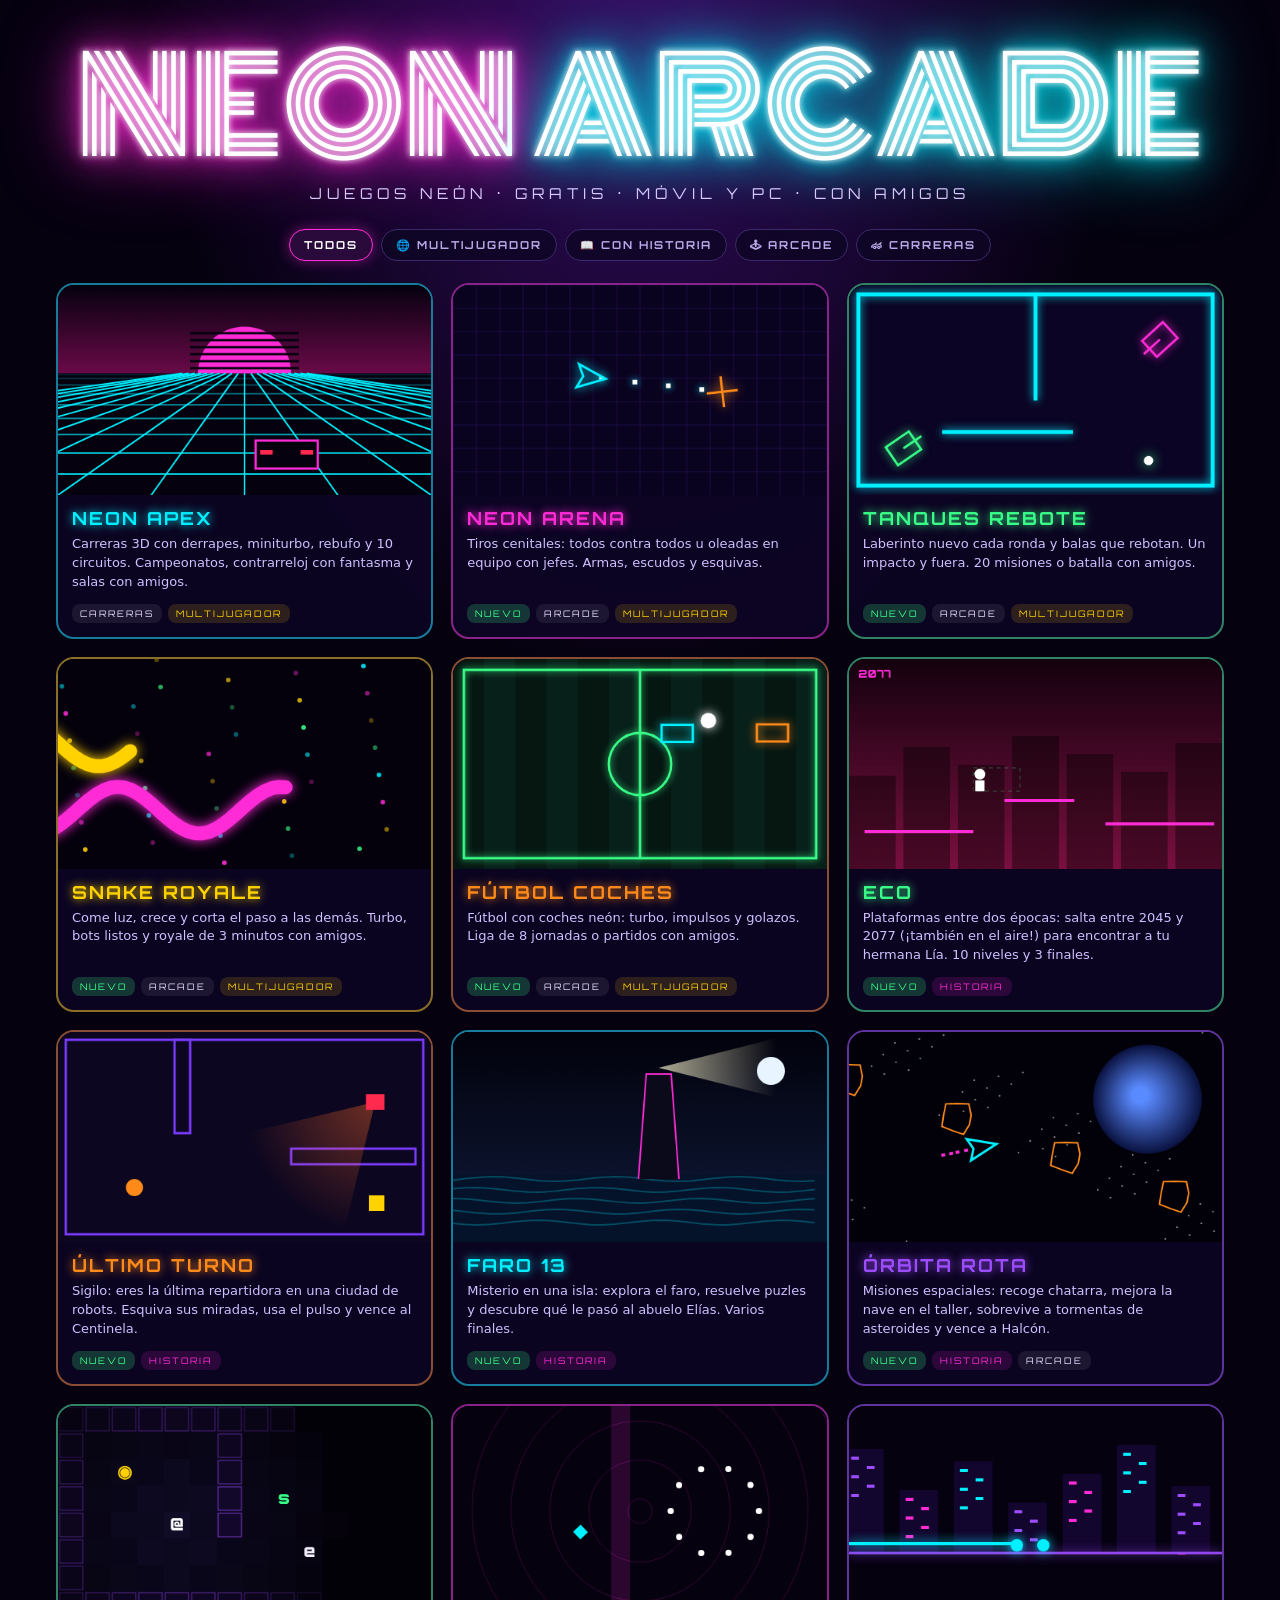
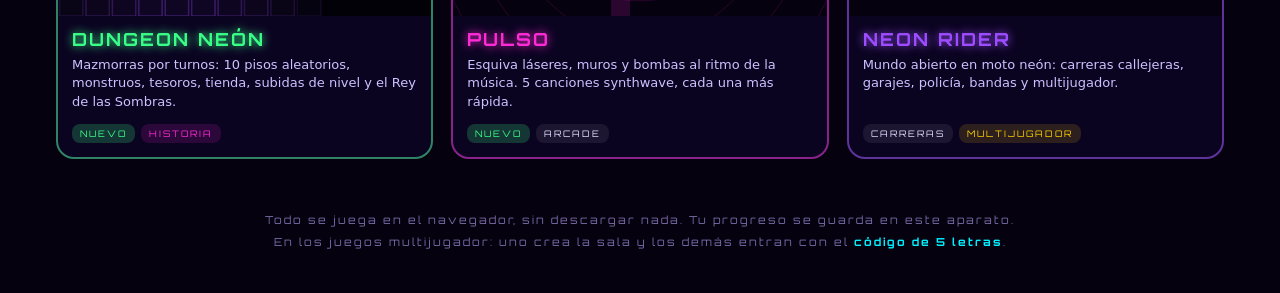
<file: index.html>
<!doctype html>
<html lang="es">
<head>
<meta charset="utf-8">
<meta name="viewport" content="width=device-width,initial-scale=1,viewport-fit=cover">
<title>Neon Arcade — juegos neón gratis en el navegador</title>
<meta name="description" content="Neon Arcade: 12 juegos neón gratis en el navegador y el móvil. Carreras 3D, tiros, tanques, serpientes, fútbol con coches, plataformas, sigilo, misterio, naves, mazmorras y ritmo. Multijugador con amigos por código.">
<meta name="google-site-verification" content="5nXPfou9Nh5STG5obQ0k2jdk1NsMcyLxKBhxOC6qWwE" />
<link rel="canonical" href="https://entrena-casa.github.io/neon-apex/">
<meta property="og:title" content="Neon Arcade — juegos neón gratis">
<meta property="og:description" content="Carreras, tiros, tanques, serpientes, fútbol con coches y aventuras. Solo o con amigos, en el móvil y el PC.">
<meta property="og:type" content="website">
<link rel="preconnect" href="https://fonts.googleapis.com">
<link href="https://fonts.googleapis.com/css2?family=Monoton&family=Orbitron:wght@500;700;900&display=swap" rel="stylesheet">
<link rel="stylesheet" href="comun/neon.css">
<style>
  html,body{overflow:auto;touch-action:auto;height:auto;min-height:100%}
  body{background:radial-gradient(ellipse at 50% -10%,#3a0d6a 0%,#05010f 55%) fixed,#05010f}
  #bg{position:fixed;inset:0;z-index:-1;width:100%;height:100%}
  header{text-align:center;padding:42px 16px 8px}
  .title{font-size:clamp(46px,12vw,130px)}
  .sub{margin:12px 0 18px}
  .chips{display:flex;gap:8px;justify-content:center;flex-wrap:wrap;margin:0 16px 22px}
  .chip{font-size:11px;letter-spacing:2px;padding:8px 14px;border-radius:20px;border:1.5px solid #3b2a6a;background:#0d0524cc;color:var(--dim);font-weight:700}
  .chip.on{border-color:var(--pink);color:#fff;box-shadow:0 0 14px #ff2bd666;background:#2a0a3a}
  main{display:grid;grid-template-columns:repeat(auto-fill,minmax(280px,1fr));gap:18px;width:min(1200px,100%);margin:0 auto;padding:0 16px 40px}
  .card{position:relative;display:flex;flex-direction:column;border-radius:18px;overflow:hidden;background:var(--panel);border:2px solid color-mix(in srgb,var(--c) 45%,#2a1d4a);text-decoration:none;color:#fff;transition:transform .18s,box-shadow .18s;box-shadow:0 0 0 transparent}
  .card:hover,.card:focus-visible{transform:translateY(-4px) scale(1.01);box-shadow:0 0 30px color-mix(in srgb,var(--c) 60%,transparent);outline:none;border-color:var(--c)}
  .card canvas{width:100%;aspect-ratio:16/9;display:block;background:#05010f}
  .card .info{padding:12px 14px 14px;display:flex;flex-direction:column;gap:6px;flex:1}
  .card h2{font-size:18px;letter-spacing:2px;color:var(--c);text-shadow:0 0 10px var(--c)}
  .card p{font-family:system-ui,sans-serif;font-size:13px;color:#cfc0ff;line-height:1.45}
  .tags{display:flex;gap:6px;flex-wrap:wrap;margin-top:auto;padding-top:6px}
  .tag{font-size:9px;letter-spacing:2px;padding:4px 8px;border-radius:8px;background:#ffffff12;color:#e8dcff}
  .tag.mp{background:#ffd20022;color:var(--gold)}.tag.st{background:#ff2bd622;color:var(--pink)}.tag.new{background:#39ff8833;color:var(--green)}
  .rec{position:absolute;top:10px;right:10px;font-size:10px;letter-spacing:1px;padding:5px 9px;border-radius:10px;background:#05010fcc;color:var(--gold);border:1px solid #ffd20055}
  .play{position:absolute;left:50%;top:calc(28%);transform:translate(-50%,-50%) scale(.8);opacity:0;transition:.2s;font-size:14px;letter-spacing:3px;padding:10px 20px;border-radius:12px;background:#05010fcc;border:2px solid var(--c);box-shadow:0 0 18px var(--c)}
  .card:hover .play{opacity:1;transform:translate(-50%,-50%) scale(1)}
  footer{text-align:center;font-size:11px;letter-spacing:2px;color:#7a6aa8;padding:10px 16px 40px;line-height:2}
  footer b{color:var(--cyan)}
  .soon{opacity:.55;pointer-events:none}
</style>
</head>
<body>
<canvas id="bg"></canvas>
<header>
  <h1 class="title" style="--acc:var(--pink)">NEON <span style="text-shadow:0 0 6px #fff,0 0 16px var(--cyan),0 0 40px var(--cyan),0 0 80px var(--cyan)">ARCADE</span></h1>
  <p class="sub">JUEGOS NEÓN · GRATIS · MÓVIL Y PC · CON AMIGOS</p>
</header>
<div class="chips" id="chips">
  <button class="chip on" data-f="all">TODOS</button>
  <button class="chip" data-f="mp">🌐 MULTIJUGADOR</button>
  <button class="chip" data-f="st">📖 CON HISTORIA</button>
  <button class="chip" data-f="ar">🕹 ARCADE</button>
  <button class="chip" data-f="ca">🏎 CARRERAS</button>
</div>
<main id="list"></main>
<footer>Todo se juega en el navegador, sin descargar nada. Tu progreso se guarda en este aparato.<br>En los juegos multijugador: uno crea la sala y los demás entran con el <b>código de 5 letras</b>.</footer>
<script type="module">
import { store } from './comun/lib.js';
const GAMES = [
  { id: 'apex', url: 'apex/', name: 'NEON APEX', c: '#00f0ff', tags: ['ca', 'mp'], desc: 'Carreras 3D con derrapes, miniturbo, rebufo y 10 circuitos. Campeonatos, contrarreloj con fantasma y salas con amigos.', rec: () => { try { const s = JSON.parse(localStorage.getItem('apex.save.v1') || 'null'); return s && s.credits != null ? '◆ ' + s.credits.toLocaleString('es-ES') : ''; } catch (e) { return ''; } } },
  { id: 'arena', url: 'juegos/arena/', name: 'NEON ARENA', c: '#ff2bd6', tags: ['ar', 'mp'], desc: 'Tiros cenitales: todos contra todos u oleadas en equipo con jefes. Armas, escudos y esquivas.', rec: () => { const b = store.get('arena.best', null); return b && b.wave ? 'OLEADA ' + b.wave : ''; } },
  { id: 'tanques', url: 'juegos/tanques/', name: 'TANQUES REBOTE', c: '#39ff88', tags: ['ar', 'mp'], desc: 'Laberinto nuevo cada ronda y balas que rebotan. Un impacto y fuera. 20 misiones o batalla con amigos.', rec: () => { const b = store.get('tanques.prog', null); return b && b.lvl > 1 ? 'MISIÓN ' + b.lvl : ''; } },
  { id: 'snake', url: 'juegos/snake/', name: 'SNAKE ROYALE', c: '#ffd200', tags: ['ar', 'mp'], desc: 'Come luz, crece y corta el paso a las demás. Turbo, bots listos y royale de 3 minutos con amigos.', rec: () => { const b = store.get('snake.best', null); return b && b.len ? '📏 ' + b.len : ''; } },
  { id: 'futbol', url: 'juegos/futbol/', name: 'FÚTBOL COCHES', c: '#ff8a1a', tags: ['ar', 'mp'], desc: 'Fútbol con coches neón: turbo, impulsos y golazos. Liga de 8 jornadas o partidos con amigos.', rec: () => { const b = store.get('futbol.liga', null); return b && b.cups ? '🏆 ' + b.cups : ''; } },
  { id: 'eco', url: 'juegos/eco/', name: 'ECO', c: '#39ff88', tags: ['st'], desc: 'Plataformas entre dos épocas: salta entre 2045 y 2077 (¡también en el aire!) para encontrar a tu hermana Lía. 10 niveles y 3 finales.', rec: () => { const b = store.get('eco.save', null); return b && b.done && b.done.length ? 'NIVEL ' + b.done.length + '/10' : ''; } },
  { id: 'turno', url: 'juegos/turno/', name: 'ÚLTIMO TURNO', c: '#ff8a1a', tags: ['st'], desc: 'Sigilo: eres la última repartidora en una ciudad de robots. Esquiva sus miradas, usa el pulso y vence al Centinela.', rec: () => { const b = store.get('turno.save', null); return b && b.stars ? '★ ' + Object.values(b.stars).reduce((a, c) => a + c, 0) : ''; } },
  { id: 'faro', url: 'juegos/faro/', name: 'FARO 13', c: '#00f0ff', tags: ['st'], desc: 'Misterio en una isla: explora el faro, resuelve puzles y descubre qué le pasó al abuelo Elías. Varios finales.', rec: () => { const b = store.get('faro.save', null); return b && b.pages && b.pages.length ? '📜 ' + b.pages.length + '/5' : ''; } },
  { id: 'orbita', url: 'juegos/orbita/', name: 'ÓRBITA ROTA', c: '#9d4dff', tags: ['st', 'ar'], desc: 'Misiones espaciales: recoge chatarra, mejora la nave en el taller, sobrevive a tormentas de asteroides y vence a Halcón.', rec: () => { const b = store.get('orbita.save', null); return b && b.unlocked > 1 ? 'MISIÓN ' + Math.min(6, b.unlocked) : ''; } },
  { id: 'dungeon', url: 'juegos/dungeon/', name: 'DUNGEON NEÓN', c: '#39ff88', tags: ['st'], desc: 'Mazmorras por turnos: 10 pisos aleatorios, monstruos, tesoros, tienda, subidas de nivel y el Rey de las Sombras.', rec: () => { const b = store.get('dungeon.best', null); return b && b.floor ? 'PISO ' + b.floor : ''; } },
  { id: 'pulso', url: 'juegos/pulso/', name: 'PULSO', c: '#ff2bd6', tags: ['ar'], desc: 'Esquiva láseres, muros y bombas al ritmo de la música. 5 canciones synthwave, cada una más rápida.', rec: () => { const b = store.get('pulso.save', null); return b && b.unlocked > 1 ? 'NIVEL ' + Math.min(5, b.unlocked) : ''; } },
  { id: 'rider', url: 'https://entrena-casa.github.io/neon-heist/', name: 'NEON RIDER', c: '#9d4dff', tags: ['ca', 'mp'], desc: 'Mundo abierto en moto neón: carreras callejeras, garajes, policía, bandas y multijugador.' },
];
const NEW = ['arena', 'tanques', 'snake', 'futbol', 'eco', 'turno', 'faro', 'orbita', 'dungeon', 'pulso'];
const list = document.getElementById('list');
for (const g of GAMES) {
  const a = document.createElement('a'); a.className = 'card'; a.href = g.url; a.style.setProperty('--c', g.c); a.dataset.tags = g.tags.join(' ');
  const r = g.rec ? g.rec() : '';
  a.innerHTML = `<canvas width="480" height="270" data-g="${g.id}"></canvas>${r ? `<span class="rec">${r}</span>` : ''}<span class="play">▶ JUGAR</span>
    <div class="info"><h2>${g.name}</h2><p>${g.desc}</p><div class="tags">${NEW.includes(g.id) ? '<span class="tag new">NUEVO</span>' : ''}${g.tags.map(t => ({ mp: '<span class="tag mp">MULTIJUGADOR</span>', st: '<span class="tag st">HISTORIA</span>', ar: '<span class="tag">ARCADE</span>', ca: '<span class="tag">CARRERAS</span>' })[t]).join('')}</div></div>`;
  list.appendChild(a);
}
document.getElementById('chips').onclick = e => {
  const b = e.target.closest('.chip'); if (!b) return;
  document.querySelectorAll('.chip').forEach(c => c.classList.toggle('on', c === b));
  document.querySelectorAll('.card').forEach(c => c.classList.toggle('hidden', b.dataset.f !== 'all' && !c.dataset.tags.includes(b.dataset.f)));
};
// miniaturas animadas de cada juego
const P = {
  apex(g, W, H, t) { g.fillStyle = '#05010f'; g.fillRect(0, 0, W, H); const hz = H * 0.42; const sky = g.createLinearGradient(0, 0, 0, hz); sky.addColorStop(0, '#05010f'); sky.addColorStop(1, '#6a0a48'); g.fillStyle = sky; g.fillRect(0, 0, W, hz); g.fillStyle = '#ff2bd6'; g.beginPath(); g.arc(W / 2, hz, 60, Math.PI, 0); g.fill(); for (let i = 0; i < 6; i++) { g.fillStyle = '#05010f'; g.fillRect(W / 2 - 70, hz - 8 - i * 9, 140, 3); }
    g.strokeStyle = '#00f0ff'; g.lineWidth = 2; for (let i = -10; i <= 10; i++) { g.beginPath(); g.moveTo(W / 2 + i * 8, hz); g.lineTo(W / 2 + i * 120, H); g.stroke(); } for (let k = 0; k < 10; k++) { const z = ((k + t * 2) % 10) / 10, y = hz + (H - hz) * z * z; g.globalAlpha = z; g.beginPath(); g.moveTo(0, y); g.lineTo(W, y); g.stroke(); } g.globalAlpha = 1;
    const x = W / 2 + Math.sin(t * 1.3) * 60; g.fillStyle = '#05010f'; g.fillRect(x - 40, H - 70, 80, 36); g.strokeStyle = '#ff2bd6'; g.lineWidth = 3; g.strokeRect(x - 40, H - 70, 80, 36); g.fillStyle = '#ff2a4d'; g.fillRect(x - 34, H - 58, 16, 6); g.fillRect(x + 18, H - 58, 16, 6); },
  arena(g, W, H, t) { g.fillStyle = '#0a0320'; g.fillRect(0, 0, W, H); g.strokeStyle = '#1f0c48'; g.lineWidth = 1; for (let x = 0; x < W; x += 30) { g.beginPath(); g.moveTo(x, 0); g.lineTo(x, H); g.stroke(); } for (let y = 0; y < H; y += 30) { g.beginPath(); g.moveTo(0, y); g.lineTo(W, y); g.stroke(); }
    const sx = W * 0.3 + Math.sin(t) * 30, sy = H / 2 + Math.cos(t * 1.4) * 30, ex = W * 0.72, ey = H / 2 + Math.sin(t * 2) * 50; const a = Math.atan2(ey - sy, ex - sx);
    for (let i = 0; i < 4; i++) { const k = ((t * 2 + i / 4) % 1); g.fillStyle = '#fff'; g.shadowColor = '#00f0ff'; g.shadowBlur = 10; g.fillRect(sx + (ex - sx) * k - 3, sy + (ey - sy) * k - 3, 6, 6); } g.shadowBlur = 0;
    g.save(); g.translate(sx, sy); g.rotate(a); g.strokeStyle = '#00f0ff'; g.lineWidth = 3; g.shadowColor = '#00f0ff'; g.shadowBlur = 14; g.beginPath(); g.moveTo(22, 0); g.lineTo(-14, -15); g.lineTo(-7, 0); g.lineTo(-14, 15); g.closePath(); g.stroke(); g.restore();
    g.save(); g.translate(ex, ey); g.rotate(t * 5); g.strokeStyle = '#ff8a1a'; g.shadowColor = '#ff8a1a'; g.shadowBlur = 14; g.lineWidth = 3; g.beginPath(); for (let i = 0; i < 4; i++) { g.moveTo(0, 0); g.lineTo(Math.cos(i * 1.57) * 20, Math.sin(i * 1.57) * 20); } g.stroke(); g.restore(); g.shadowBlur = 0; },
  tanques(g, W, H, t) { g.fillStyle = '#0b0424'; g.fillRect(0, 0, W, H); g.strokeStyle = '#00f0ff'; g.lineWidth = 5; g.shadowColor = '#00f0ff'; g.shadowBlur = 12; g.strokeRect(12, 12, W - 24, H - 24); g.beginPath(); g.moveTo(W / 2, 12); g.lineTo(W / 2, H * 0.55); g.moveTo(W * 0.25, H * 0.7); g.lineTo(W * 0.6, H * 0.7); g.stroke(); g.shadowBlur = 0;
    let x = 60, y = 60, vx = 210, vy = 140, T = (t % 4); for (let s = 0; s < T * 60; s++) { x += vx / 60; y += vy / 60; if (x < 20 || x > W - 20) vx = -vx; if (y < 20 || y > H - 20) vy = -vy; if (Math.abs(x - W / 2) < 6 && y < H * 0.55) vx = -vx; }
    g.fillStyle = '#fff'; g.shadowColor = '#39ff88'; g.shadowBlur = 16; g.beginPath(); g.arc(x, y, 6, 0, 7); g.fill(); g.shadowBlur = 0;
    for (const [tx, ty, c, a] of [[70, H - 60, '#39ff88', -0.6], [W - 80, 70, '#ff2bd6', 2.4]]) { g.save(); g.translate(tx, ty); g.rotate(a); g.strokeStyle = c; g.shadowColor = c; g.shadowBlur = 12; g.lineWidth = 3; g.strokeRect(-18, -14, 36, 28); g.beginPath(); g.moveTo(0, 0); g.lineTo(28, 0); g.stroke(); g.restore(); } g.shadowBlur = 0; },
  snake(g, W, H, t) { g.fillStyle = '#04010c'; g.fillRect(0, 0, W, H); for (let i = 0; i < 40; i++) { const x = (i * 97) % W, y = (i * 61) % H; g.fillStyle = ['#39ff88', '#00f0ff', '#ff2bd6', '#ffd200'][i % 4]; g.globalAlpha = 0.6 + Math.sin(t * 3 + i) * 0.3; g.beginPath(); g.arc(x, y, 3, 0, 7); g.fill(); } g.globalAlpha = 1;
    for (const [c, ph, yy] of [['#ffd200', 0, 0.4], ['#ff2bd6', 2, 0.72]]) { g.lineCap = 'round'; g.lineJoin = 'round'; g.strokeStyle = c; g.lineWidth = 18; g.shadowColor = c; g.shadowBlur = 16; g.beginPath(); for (let i = 0; i < 40; i++) { const x = ((t * 60 + ph * 100) % (W + 300)) - i * 9, y = H * yy + Math.sin((x + ph * 40) * 0.03) * 30; i ? g.lineTo(x, y) : g.moveTo(x, y); } g.stroke(); } g.shadowBlur = 0; },
  futbol(g, W, H, t) { g.fillStyle = '#071a14'; g.fillRect(0, 0, W, H); for (let x = 0; x < W; x += 40) { g.fillStyle = (x / 40) % 2 ? '#08201a' : '#061712'; g.fillRect(x, 0, 40, H); } g.strokeStyle = '#39ff88'; g.lineWidth = 3; g.shadowColor = '#39ff88'; g.shadowBlur = 10; g.strokeRect(14, 14, W - 28, H - 28); g.beginPath(); g.moveTo(W / 2, 14); g.lineTo(W / 2, H - 14); g.stroke(); g.beginPath(); g.arc(W / 2, H / 2, 40, 0, 7); g.stroke(); g.shadowBlur = 0;
    const k = (t * 0.5) % 1, bx = 80 + (W - 160) * k, by = H / 2 + Math.sin(k * Math.PI * 2) * 50; g.fillStyle = '#fff'; g.shadowColor = '#fff'; g.shadowBlur = 14; g.beginPath(); g.arc(bx, by - Math.abs(Math.sin(k * 9)) * 10, 10, 0, 7); g.fill(); g.shadowBlur = 0;
    for (const [x, y, c, a] of [[bx - 40, by + 10, '#00f0ff', 0], [W - 70, H / 2 - 40, '#ff8a1a', Math.PI]]) { g.save(); g.translate(x, y); g.rotate(a); g.strokeStyle = c; g.shadowColor = c; g.shadowBlur = 12; g.lineWidth = 3; g.strokeRect(-20, -11, 40, 22); g.restore(); } g.shadowBlur = 0; },
  eco(g, W, H, t) { const past = Math.floor(t / 2) % 2; const sk = g.createLinearGradient(0, 0, 0, H); sk.addColorStop(0, past ? '#04201e' : '#14010e'); sk.addColorStop(1, past ? '#1a8a6a' : '#7a1040'); g.fillStyle = sk; g.fillRect(0, 0, W, H); const c = past ? '#39ff88' : '#ff2bd6';
    g.fillStyle = '#0006'; for (let i = 0; i < 8; i++) g.fillRect(i * 70, H - 120 - (i * 37) % 60, 60, 200); g.fillStyle = c; for (const [x, w, y] of [[20, 140, H - 50], [200, 90, H - 90], [330, 140, H - 60]]) { g.fillRect(x, y, w, 4); } g.strokeStyle = past ? '#ff2bd655' : '#39ff8855'; g.setLineDash([5, 5]); g.strokeRect(160, H - 130, 60, 30); g.setLineDash([]);
    const px = 60 + ((t * 70) % 340), py = H - 70 - Math.abs(Math.sin(t * 3)) * 40; g.fillStyle = '#fff'; g.beginPath(); g.arc(px, py - 12, 7, 0, 7); g.fill(); g.fillRect(px - 6, py - 4, 12, 14); g.fillStyle = c; g.font = '900 14px Orbitron'; g.fillText(past ? '2045' : '2077', 12, 24); },
  turno(g, W, H, t) { g.fillStyle = '#0c0620'; g.fillRect(0, 0, W, H); g.strokeStyle = '#7a3aff'; g.lineWidth = 3; g.strokeRect(10, 10, W - 20, H - 20); g.strokeRect(150, 10, 20, 120); g.strokeRect(300, 150, 160, 20);
    const bx = 330 + Math.sin(t * 0.8) * 90, by = 90, a = Math.sin(t * 0.8) > 0 ? Math.PI * 0.75 : Math.PI * 0.25; const gr = g.createRadialGradient(bx, by, 0, bx, by, 170); gr.addColorStop(0, '#ff6a2a66'); gr.addColorStop(1, '#ff6a2a00'); g.fillStyle = gr; g.beginPath(); g.moveTo(bx, by); g.arc(bx, by, 170, a - 0.55, a + 0.55); g.fill(); g.fillStyle = '#ff2a4d'; g.fillRect(bx - 12, by - 10, 24, 20);
    const px = 80 + Math.sin(t * 0.5) * 30, py = 200; g.fillStyle = '#ff8a1a'; g.beginPath(); g.arc(px, py, 11, 0, 7); g.fill(); g.fillStyle = '#ffd200'; g.fillRect(W - 80, H - 60, 20, 20); },
  faro(g, W, H, t) { const sk = g.createLinearGradient(0, 0, 0, H); sk.addColorStop(0, '#02020c'); sk.addColorStop(1, '#101a3a'); g.fillStyle = sk; g.fillRect(0, 0, W, H); g.fillStyle = '#04122a'; g.fillRect(0, H * 0.68, W, H); g.strokeStyle = '#00f0ff44'; for (let k = 0; k < 5; k++) { g.beginPath(); for (let x = 0; x < W; x += 16) g.lineTo(x, H * 0.7 + k * 14 + Math.sin(x * 0.04 + t * 2 + k) * 3); g.stroke(); }
    const x = W * 0.55; g.fillStyle = '#0a0a1a'; g.beginPath(); g.moveTo(x - 26, H * 0.7); g.lineTo(x - 16, H * 0.2); g.lineTo(x + 16, H * 0.2); g.lineTo(x + 26, H * 0.7); g.fill(); g.strokeStyle = '#ff2bd6'; g.lineWidth = 2; g.stroke();
    const a = t * 0.9; g.save(); g.globalCompositeOperation = 'lighter'; const bg2 = g.createLinearGradient(x, 0, x + Math.cos(a) * 400, 0); bg2.addColorStop(0, '#fff7c0aa'); bg2.addColorStop(1, '#fff7c000'); g.fillStyle = bg2; g.beginPath(); g.moveTo(x, H * 0.17); g.lineTo(x + Math.cos(a) * 420, H * 0.17 - 40); g.lineTo(x + Math.cos(a) * 420, H * 0.17 + 40); g.fill(); g.restore(); g.fillStyle = '#e8f4ff'; g.beginPath(); g.arc(W * 0.85, 50, 18, 0, 7); g.fill(); },
  orbita(g, W, H, t) { g.fillStyle = '#02010a'; g.fillRect(0, 0, W, H); for (let i = 0; i < 60; i++) { g.fillStyle = '#fff'; g.globalAlpha = 0.5; g.fillRect((i * 97 - t * 20 * (1 + i % 3)) % W + W * (((i * 97 - t * 20 * (1 + i % 3)) % W) < 0), (i * 53) % H, 2, 2); } g.globalAlpha = 1;
    const pg = g.createRadialGradient(W * 0.78, H * 0.3, 10, W * 0.8, H * 0.32, 70); pg.addColorStop(0, '#5a8aff'); pg.addColorStop(1, '#0a1240'); g.fillStyle = pg; g.beginPath(); g.arc(W * 0.8, H * 0.32, 70, 0, 7); g.fill();
    for (let k = 0; k < 4; k++) { const x = (k * 140 + t * 30) % (W + 80) - 40, y = 60 + k * 50; g.strokeStyle = '#ff8a1a'; g.lineWidth = 2; g.beginPath(); for (let j = 0; j < 9; j++) { const a = j / 9 * 6.28 + t * 0.4; g.lineTo(x + Math.cos(a) * (18 + (j % 2) * 5), y + Math.sin(a) * (18 + (j % 2) * 5)); } g.closePath(); g.stroke(); }
    g.save(); g.translate(W * 0.35, H * 0.55); g.rotate(-0.4 + Math.sin(t) * 0.2); g.strokeStyle = '#00f0ff'; g.lineWidth = 3; g.beginPath(); g.moveTo(22, 0); g.lineTo(-14, -14); g.lineTo(-8, 0); g.lineTo(-14, 14); g.closePath(); g.stroke(); g.fillStyle = '#ff2bd6'; for (let k = 0; k < 4; k++) g.fillRect(-20 - k * 9 - Math.random() * 4, -2, 5, 4); g.restore(); },
  dungeon(g, W, H, t) { g.fillStyle = '#030108'; g.fillRect(0, 0, W, H); const T2 = 34; for (let y = 0; y < 8; y++) for (let x = 0; x < 14; x++) { const wall = x === 0 || y === 0 || x === 13 || y === 7 || (x === 6 && y < 5); const d = Math.hypot(x - 4, y - 4); if (d > 6) continue; g.globalAlpha = 1 - d / 7; g.fillStyle = wall ? '#1a0c3a' : (x + y) % 2 ? '#0e0a22' : '#100c26'; g.fillRect(x * T2, y * T2, T2, T2); if (wall) { g.strokeStyle = '#9d4dff'; g.strokeRect(x * T2 + 2, y * T2 + 2, T2 - 4, T2 - 4); } }
    g.globalAlpha = 1; g.font = '900 22px Orbitron'; g.textAlign = 'center'; g.textBaseline = 'middle'; g.fillStyle = '#fff'; g.fillText('@', 4 * T2 + 17, 4 * T2 + 17); g.fillStyle = '#39ff88'; g.fillText('s', 8 * T2 + 17 + Math.sin(t * 2) * 4, 3 * T2 + 17); g.fillStyle = '#f4efff'; g.fillText('e', 9 * T2 + 17, 5 * T2 + 17); g.fillStyle = '#ffd200'; g.fillText('◉', 2 * T2 + 17, 2 * T2 + 17); g.textAlign = 'start'; },
  pulso(g, W, H, t) { g.fillStyle = '#05010f'; g.fillRect(0, 0, W, H); const b = t * 2, p = 1 - (b % 1); g.strokeStyle = '#ff2bd633'; for (let k = 0; k < 6; k++) { g.beginPath(); g.arc(W / 2, H / 2, ((k + b * 0.5) % 6) / 6 * 300, 0, 7); g.stroke(); }
    g.save(); g.globalCompositeOperation = 'lighter'; const lx = W * (0.3 + 0.4 * ((Math.floor(b / 2) * 0.37) % 1)); g.fillStyle = '#ff2bd6'; g.globalAlpha = Math.floor(b) % 2 ? 0.6 : 0.15; g.fillRect(lx - 12, 0, 24, H); g.restore();
    for (let k = 0; k < 10; k++) { const a = k / 10 * 6.28, r = (b % 2) * 90; g.fillStyle = '#fff'; g.beginPath(); g.arc(W * 0.7 + Math.cos(a) * r, H * 0.5 + Math.sin(a) * r, 4, 0, 7); g.fill(); }
    g.fillStyle = '#00f0ff'; g.save(); g.translate(W * 0.3 + Math.sin(t * 2) * 40, H * 0.6); g.rotate(t * 3); const s = 12 + p * 4; g.fillRect(-s / 2, -s / 2, s, s); g.restore(); },
  rider(g, W, H, t) { g.fillStyle = '#05010f'; g.fillRect(0, 0, W, H); for (let i = 0; i < 9; i++) { const x = ((i * 70 - t * 80) % (W + 80) + W + 80) % (W + 80) - 40, h = 60 + (i * 37) % 90; g.fillStyle = '#12052e'; g.fillRect(x, H * 0.7 - h, 50, h); g.fillStyle = ['#ff2bd6', '#00f0ff', '#9d4dff'][i % 3]; for (let w = 0; w < 5; w++) g.fillRect(x + 8 + (w % 2) * 20, H * 0.7 - h + 10 + w * 12, 10, 4); }
    g.strokeStyle = '#9d4dff'; g.shadowColor = '#9d4dff'; g.shadowBlur = 14; g.lineWidth = 3; g.beginPath(); g.moveTo(0, H * 0.7); g.lineTo(W, H * 0.7); g.stroke(); g.strokeStyle = '#00f0ff'; g.shadowColor = '#00f0ff'; g.lineWidth = 4; g.beginPath(); g.moveTo(0, H * 0.7 - 12); g.lineTo(W * 0.45, H * 0.7 - 12); g.stroke(); g.fillStyle = '#00f0ff'; g.beginPath(); g.arc(W * 0.45, H * 0.7 - 10, 8, 0, 7); g.fill(); g.beginPath(); g.arc(W * 0.45 + 34, H * 0.7 - 10, 8, 0, 7); g.fill(); g.shadowBlur = 0; },
};
const cvs = [...document.querySelectorAll('canvas[data-g]')].map(c => ({ c, g: c.getContext('2d'), f: P[c.dataset.g] }));
const vis = new Set(); const io = new IntersectionObserver(es => es.forEach(e => e.isIntersecting ? vis.add(e.target) : vis.delete(e.target))); cvs.forEach(o => io.observe(o.c));
// fondo: rejilla synthwave
const bg = document.getElementById('bg'), bgc = bg.getContext('2d');
function frame(ms) {
  const t = ms / 1000;
  for (const o of cvs) if (vis.has(o.c) && o.f) o.f(o.g, o.c.width, o.c.height, t);
  const W = bg.width = innerWidth, H = bg.height = innerHeight, hz = H * 0.62;
  bgc.strokeStyle = '#2a0f5a'; bgc.lineWidth = 1; bgc.globalAlpha = 0.6;
  for (let i = -20; i <= 20; i++) { bgc.beginPath(); bgc.moveTo(W / 2 + i * 20, hz); bgc.lineTo(W / 2 + i * 260, H); bgc.stroke(); }
  for (let k = 0; k < 14; k++) { const z = ((k + t * 0.6) % 14) / 14, y = hz + (H - hz) * z * z; bgc.globalAlpha = z * 0.6; bgc.beginPath(); bgc.moveTo(0, y); bgc.lineTo(W, y); bgc.stroke(); }
  requestAnimationFrame(frame);
}
requestAnimationFrame(frame);
</script>
</body>
</html>
</file>
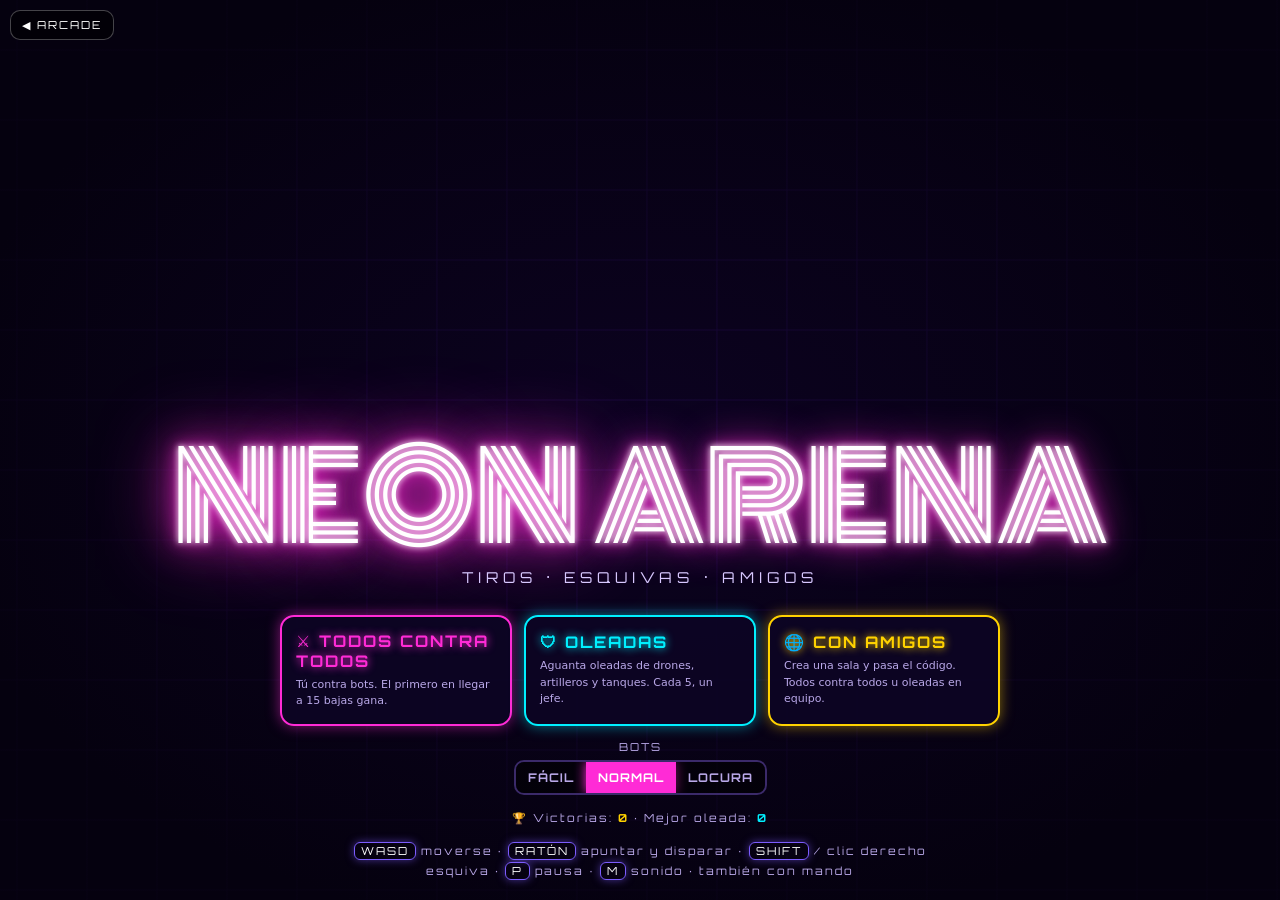
<file: juegos/arena/index.html>
<!doctype html>
<html lang="es">
<head>
<meta charset="utf-8">
<meta name="viewport" content="width=device-width,initial-scale=1,maximum-scale=1,user-scalable=no,viewport-fit=cover">
<title>Neon Arena — tiros neón multijugador</title>
<meta name="description" content="Neon Arena: tiros vista cenital con amigos o contra bots. Todos contra todos y oleadas cooperativas con jefes. Gratis en el navegador y el móvil.">
<link rel="preconnect" href="https://fonts.googleapis.com">
<link href="https://fonts.googleapis.com/css2?family=Monoton&family=Orbitron:wght@500;700;900&display=swap" rel="stylesheet">
<link rel="stylesheet" href="../../comun/neon.css">
<style>
  :root{--acc:var(--pink)}
  #hudTop{position:absolute;top:10px;left:50%;transform:translateX(-50%);text-align:center;font-size:clamp(14px,2.4vw,20px);text-shadow:0 0 10px var(--pink)}
  #hudTop small{display:block;font-size:10px;letter-spacing:3px;color:var(--dim);margin-top:2px}
  #board{position:absolute;right:12px;top:12px;font-size:11px;line-height:1.7;text-align:right;background:#05010f99;padding:6px 10px;border-radius:10px}
  #board b{display:inline-block;min-width:22px}
  #feed{position:absolute;left:12px;top:48px;font-size:11px;line-height:1.7;letter-spacing:1px}
  #hp{position:absolute;left:50%;bottom:14px;transform:translateX(-50%);width:min(320px,60vw);height:12px;border-radius:7px;border:2px solid #ffffff55;overflow:hidden;background:#0008}
  #hp i{display:block;height:100%;width:100%;background:linear-gradient(90deg,var(--red),var(--pink));box-shadow:0 0 12px var(--pink)}
  #wep{position:absolute;left:50%;bottom:32px;transform:translateX(-50%);font-size:11px;letter-spacing:3px;color:var(--gold);text-shadow:0 0 8px var(--gold)}
  .modes{display:grid;grid-template-columns:repeat(auto-fit,minmax(200px,1fr));gap:12px;width:min(720px,94vw);margin-top:6px}
  .mode{text-align:left;padding:14px;border-radius:14px;border:2px solid var(--c);background:var(--panel);color:#fff;box-shadow:0 0 14px color-mix(in srgb,var(--c) 50%,transparent)}
  .mode b{display:block;font-size:16px;letter-spacing:2px;color:var(--c);text-shadow:0 0 8px var(--c)}
  .mode span{display:block;font-size:11px;color:var(--dim);margin-top:6px;line-height:1.5;font-family:system-ui}
  .tbl{width:min(520px,94vw);border-collapse:collapse;font-size:13px;margin:10px 0;background:var(--panel);border-radius:12px;overflow:hidden}
  .tbl td{padding:7px 10px;border-bottom:1px solid #2a1d4a;text-align:left}.tbl tr.me td{color:var(--cyan)}
  @media (max-width:700px){#board{font-size:10px}#feed{display:none}}
</style>
</head>
<body>
<canvas class="game" id="c"></canvas>
<div class="hud hidden" id="hud"><div id="hudTop"></div><div id="board"></div><div id="feed"></div><div id="wep"></div><div id="hp"><i id="hpI"></i></div></div>

<div class="overlay" id="menu">
  <h1 class="title">NEON <span>ARENA</span></h1>
  <p class="sub">TIROS · ESQUIVAS · AMIGOS</p>
  <div class="modes">
    <button class="mode" style="--c:var(--pink)" id="mFFA"><b>⚔ TODOS CONTRA TODOS</b><span>Tú contra bots. El primero en llegar a 15 bajas gana.</span></button>
    <button class="mode" style="--c:var(--cyan)" id="mWaves"><b>🛡 OLEADAS</b><span>Aguanta oleadas de drones, artilleros y tanques. Cada 5, un jefe.</span></button>
    <button class="mode" style="--c:var(--gold)" id="mOnline"><b>🌐 CON AMIGOS</b><span>Crea una sala y pasa el código. Todos contra todos u oleadas en equipo.</span></button>
  </div>
  <div class="row" style="margin-top:14px"><span class="opt">BOTS<div class="seg" id="sDiff"><button data-v="0">FÁCIL</button><button data-v="1">NORMAL</button><button data-v="2">LOCURA</button></div></span></div>
  <div class="hint" id="best"></div>
  <div class="hint keysonly"><kbd>WASD</kbd> moverse · <kbd>RATÓN</kbd> apuntar y disparar · <kbd>SHIFT</kbd> / clic derecho esquiva · <kbd>P</kbd> pausa · <kbd>M</kbd> sonido · también con mando</div>
  <div class="hint touchonly">Joystick izquierdo para moverte · joystick derecho para apuntar y disparar · botón ESQUIVA</div>
</div>
<div class="overlay hidden" id="lobbyBox"></div>
<div class="overlay hidden" id="over">
  <h2 class="h" id="oTitle"></h2><div id="oSub" class="sub"></div>
  <table class="tbl" id="oTbl"></table>
  <div class="row"><button class="btn small" id="oMenu">MENÚ</button><button class="btn pink" id="oAgain">OTRA</button></div>
</div>
<div class="overlay hidden" id="pause"><h2 class="h">PAUSA</h2><div class="col"><button class="btn" id="pRes">SEGUIR</button><button class="btn small" id="pMenu">SALIR AL MENÚ</button></div></div>
<script type="module" src="game.js"></script>
</body>
</html>
</file>
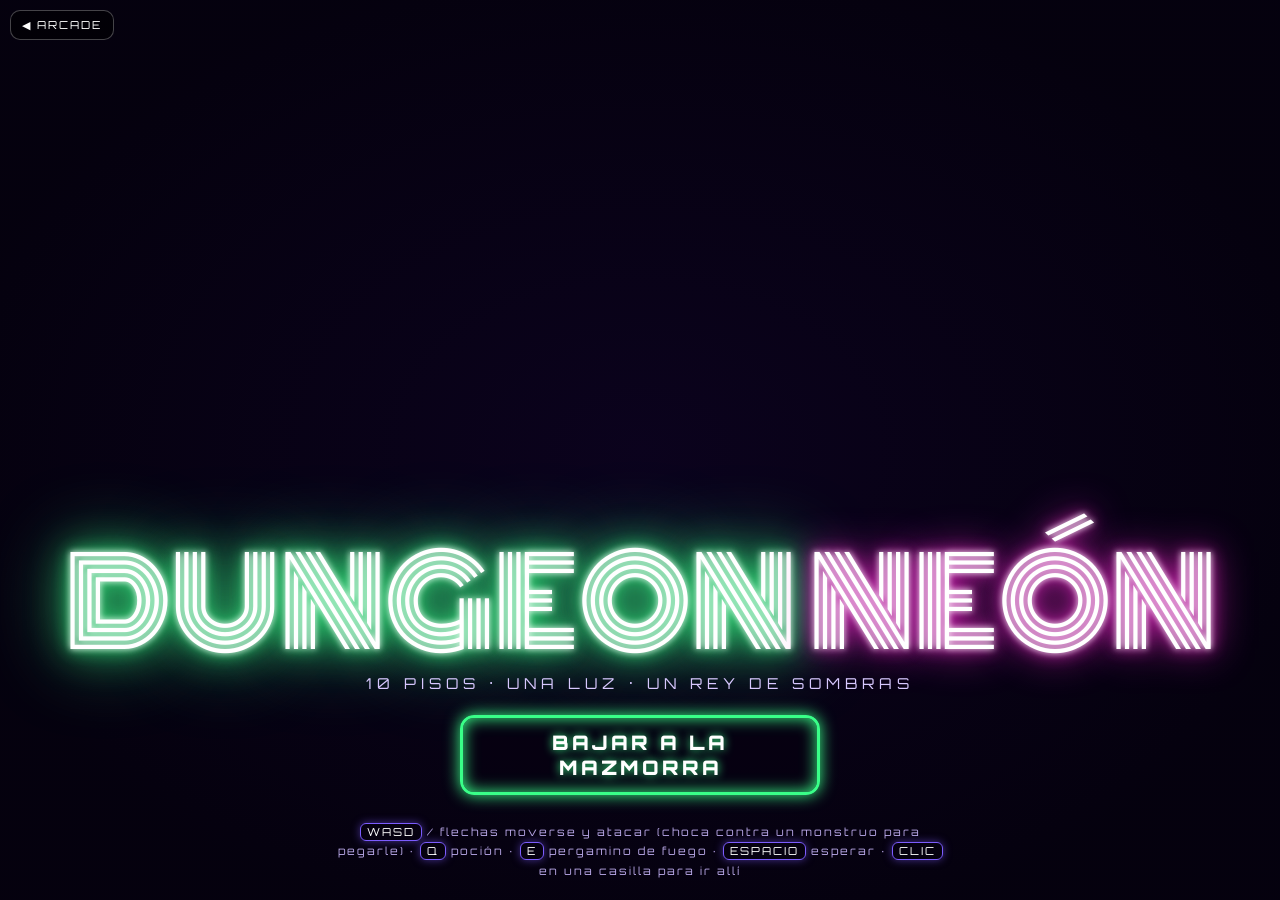
<file: juegos/dungeon/index.html>
<!doctype html>
<html lang="es">
<head>
<meta charset="utf-8">
<meta name="viewport" content="width=device-width,initial-scale=1,maximum-scale=1,user-scalable=no,viewport-fit=cover">
<title>Dungeon Neón — mazmorras por turnos</title>
<meta name="description" content="Dungeon Neón: mazmorras por turnos con historia. 10 pisos aleatorios, monstruos, tesoros, tienda y un jefe final. Gratis en el navegador y el móvil.">
<link rel="preconnect" href="https://fonts.googleapis.com">
<link href="https://fonts.googleapis.com/css2?family=Monoton&family=Orbitron:wght@500;700;900&display=swap" rel="stylesheet">
<link rel="stylesheet" href="../../comun/neon.css">
<style>
  :root{--acc:#39ff88}
  #bar{position:fixed;left:0;right:0;top:0;z-index:10;display:flex;gap:14px;justify-content:center;align-items:center;flex-wrap:wrap;padding:10px 60px 6px 110px;font-size:12px;letter-spacing:2px;pointer-events:none;text-shadow:0 0 6px #000}
  #bar b{color:#fff}
  #log{position:fixed;left:12px;bottom:12px;z-index:10;font-family:system-ui;font-size:13px;line-height:1.5;max-width:min(460px,60vw);pointer-events:none;text-shadow:0 0 4px #000}
  #log div{opacity:.9}#log div:nth-child(n+3){opacity:.5}
  #acts{position:fixed;right:12px;bottom:12px;z-index:10;display:flex;gap:8px}
  #acts button{min-width:62px;height:62px;border-radius:14px;border:2px solid #3b2a6a;background:#0d0524dd;color:#fff;font-size:22px;position:relative}
  #acts button small{position:absolute;left:0;right:0;bottom:3px;font-size:8px;letter-spacing:1px;font-family:Orbitron}
  #acts button:disabled{opacity:.35}
</style>
</head>
<body>
<canvas class="game" id="c"></canvas>
<div id="bar" class="hidden"></div><div id="log" class="hidden"></div>
<div id="acts" class="hidden"><button id="aPot">🧪<small id="nPot">0</small></button><button id="aScr">📜<small id="nScr">0</small></button><button id="aWait">⏳<small>ESPERAR</small></button></div>
<div class="overlay" id="menu">
  <h1 class="title" style="--acc:#39ff88">DUNGEON <span>NEÓN</span></h1>
  <p class="sub">10 PISOS · UNA LUZ · UN REY DE SOMBRAS</p>
  <div class="col"><button class="btn green" id="bPlay">BAJAR A LA MAZMORRA</button></div>
  <div class="hint" id="best"></div>
  <div class="hint keysonly"><kbd>WASD</kbd> / flechas moverse y atacar (choca contra un monstruo para pegarle) · <kbd>Q</kbd> poción · <kbd>E</kbd> pergamino de fuego · <kbd>ESPACIO</kbd> esperar · <kbd>CLIC</kbd> en una casilla para ir allí</div>
  <div class="hint touchonly">Toca una casilla para ir allí · toca un monstruo pegado a ti para atacar · 🧪 poción · 📜 fuego · ⏳ esperar</div>
</div>
<div class="overlay hidden" id="over"><h2 class="h" id="oTitle"></h2><p class="sub" id="oSub" style="max-width:620px;line-height:1.8;letter-spacing:1px;font-family:system-ui"></p><div class="row"><button class="btn small" id="oMenu">MENÚ</button><button class="btn green" id="oAgain">OTRA VEZ</button></div></div>
<script type="module" src="game.js"></script>
</body>
</html>
</file>
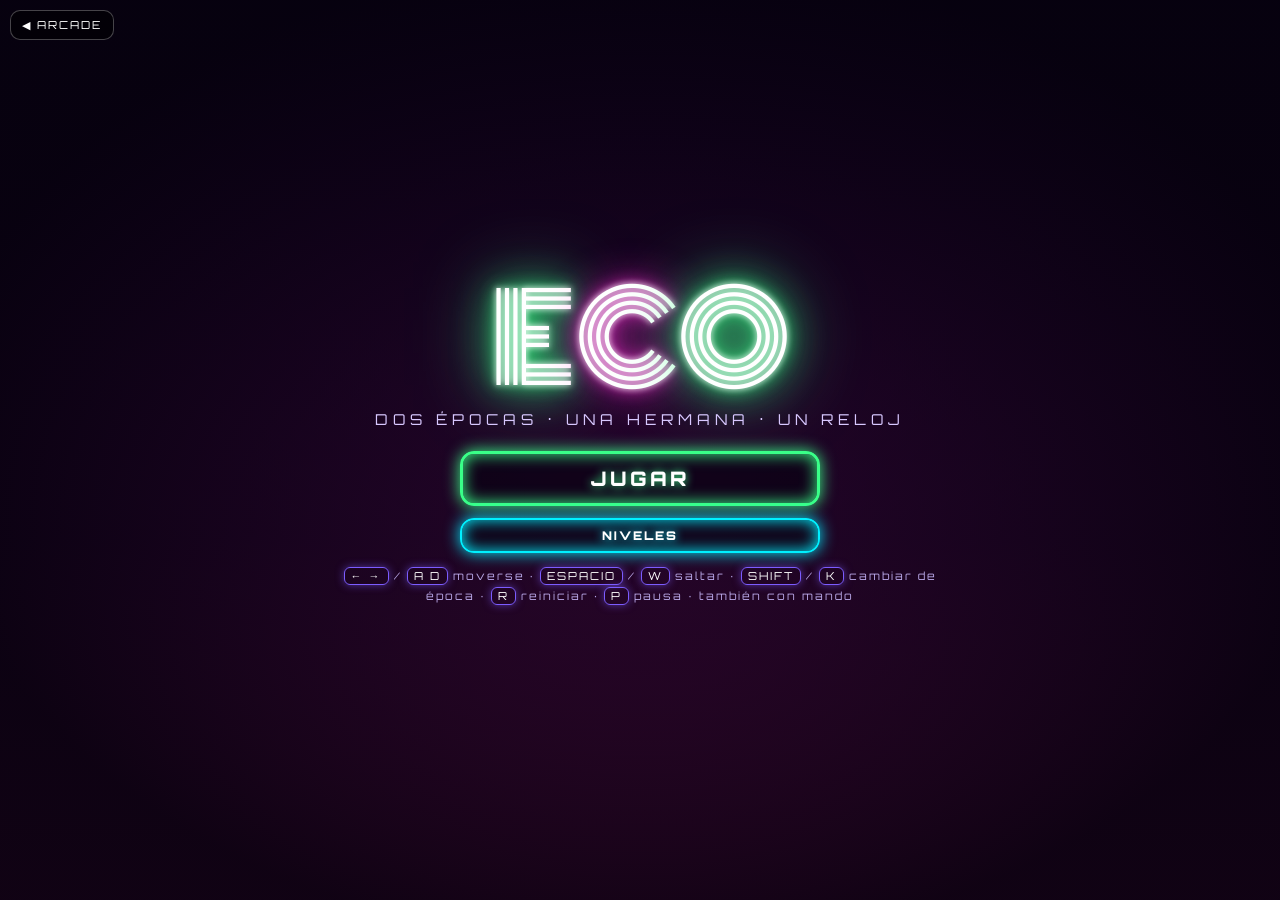
<file: juegos/eco/index.html>
<!doctype html>
<html lang="es">
<head>
<meta charset="utf-8">
<meta name="viewport" content="width=device-width,initial-scale=1,maximum-scale=1,user-scalable=no,viewport-fit=cover">
<title>ECO — plataformas entre dos épocas</title>
<meta name="description" content="ECO: juego de plataformas con historia. Salta entre el pasado y el presente para encontrar a tu hermana. Gratis en el navegador y el móvil.">
<link rel="preconnect" href="https://fonts.googleapis.com">
<link href="https://fonts.googleapis.com/css2?family=Monoton&family=Orbitron:wght@500;700;900&display=swap" rel="stylesheet">
<link rel="stylesheet" href="../../comun/neon.css">
<style>
  :root{--acc:#39ff88}
  #hudL{position:fixed;left:12px;top:48px;z-index:10;font-size:12px;letter-spacing:2px;line-height:1.8;pointer-events:none}
  #era{position:fixed;left:50%;top:10px;transform:translateX(-50%);z-index:10;font-weight:900;letter-spacing:6px;font-size:clamp(14px,2.6vw,22px);pointer-events:none;transition:color .2s,text-shadow .2s}
  .lv{display:grid;grid-template-columns:repeat(auto-fill,minmax(64px,1fr));gap:8px;width:min(520px,92vw);margin:10px 0}
  .lv button{aspect-ratio:1;border-radius:12px;border:2px solid #3b2a6a;background:var(--panel);color:#fff;font-weight:900;font-size:16px}
  .lv button.done{border-color:var(--green);box-shadow:0 0 10px #39ff8866}.lv button:disabled{opacity:.3}
  .lv button small{display:block;font-size:9px;color:var(--gold);margin-top:2px}
</style>
</head>
<body>
<canvas class="game" id="c"></canvas>
<div id="era" class="hidden"></div>
<div id="hudL" class="hidden"></div>
<div class="overlay" id="menu">
  <h1 class="title" style="--acc:#39ff88">E<span>C</span>O</h1>
  <p class="sub">DOS ÉPOCAS · UNA HERMANA · UN RELOJ</p>
  <div class="col"><button class="btn green" id="bPlay">JUGAR</button><button class="btn small" id="bLevels">NIVELES</button></div>
  <div class="hint keysonly"><kbd>← →</kbd> / <kbd>A D</kbd> moverse · <kbd>ESPACIO</kbd> / <kbd>W</kbd> saltar · <kbd>SHIFT</kbd> / <kbd>K</kbd> cambiar de época · <kbd>R</kbd> reiniciar · <kbd>P</kbd> pausa · también con mando</div>
  <div class="hint touchonly">Botones ◀ ▶ para moverte · SALTO · ⧗ cambia de época (también en el aire)</div>
  <div class="hint" id="prog"></div>
</div>
<div class="overlay hidden" id="levels"><h2 class="h">NIVELES</h2><div class="lv" id="lvList"></div><button class="btn small" id="lvBack">VOLVER</button></div>
<div class="overlay hidden" id="pause"><h2 class="h">PAUSA</h2><div class="col"><button class="btn" id="pRes">SEGUIR</button><button class="btn small" id="pRestart">REINICIAR NIVEL</button><button class="btn small hidden" id="pSkip">SALTAR NIVEL</button><button class="btn small" id="pMenu">MENÚ</button></div></div>
<div class="overlay hidden" id="over"><h2 class="h" id="oTitle"></h2><p class="sub" id="oSub" style="max-width:600px;line-height:1.8;letter-spacing:2px"></p><button class="btn green" id="oMenu">MENÚ</button></div>
<script type="module" src="game.js"></script>
</body>
</html>
</file>
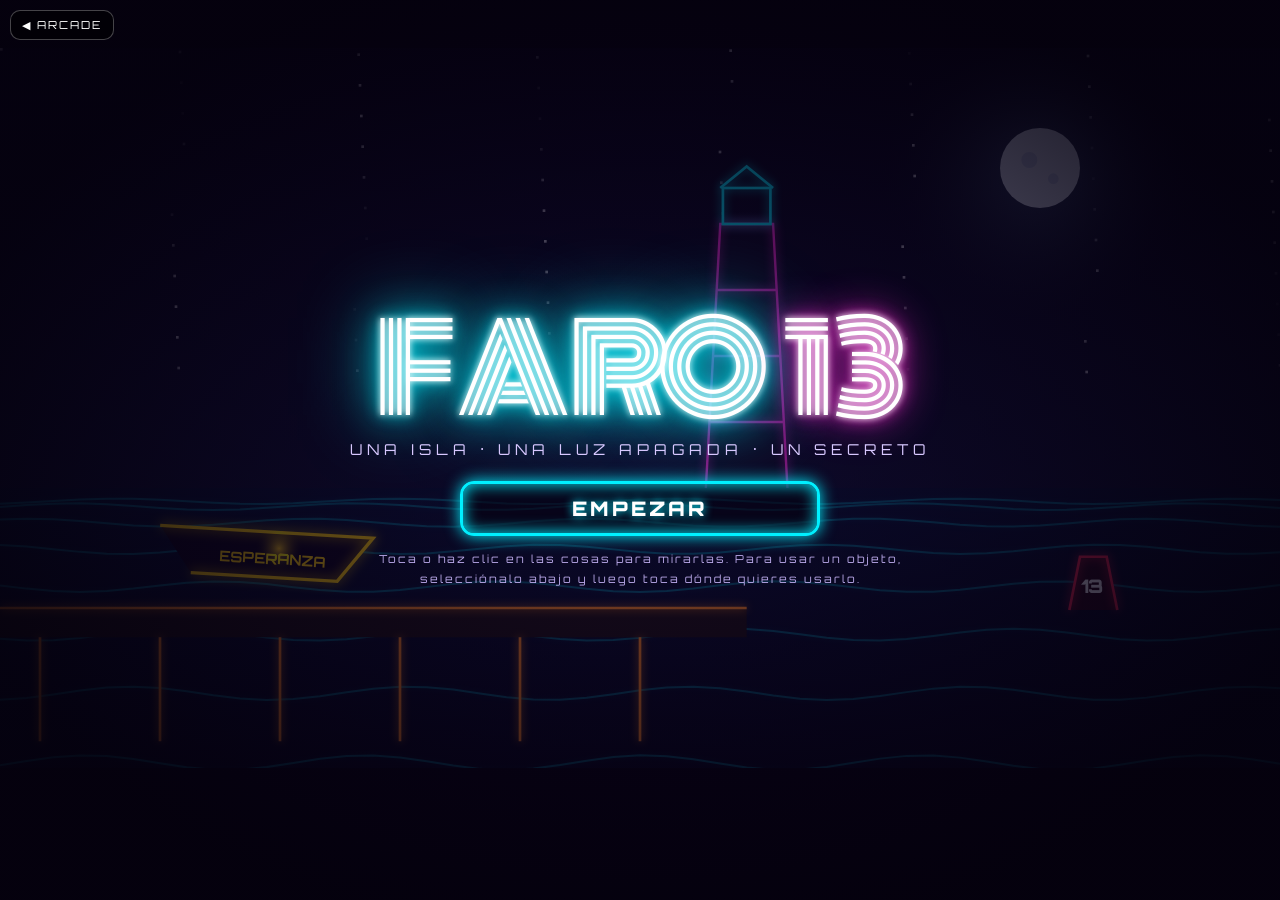
<file: juegos/faro/index.html>
<!doctype html>
<html lang="es">
<head>
<meta charset="utf-8">
<meta name="viewport" content="width=device-width,initial-scale=1,maximum-scale=1,user-scalable=no,viewport-fit=cover">
<title>Faro 13 — misterio en una isla</title>
<meta name="description" content="Faro 13: aventura de misterio. Explora un faro abandonado, resuelve puzles y descubre qué le pasó al farero. Varios finales. Gratis en el navegador y el móvil.">
<link rel="preconnect" href="https://fonts.googleapis.com">
<link href="https://fonts.googleapis.com/css2?family=Monoton&family=Orbitron:wght@500;700;900&display=swap" rel="stylesheet">
<link rel="stylesheet" href="../../comun/neon.css">
<style>
  :root{--acc:#00f0ff}
  #inv{position:fixed;left:50%;bottom:10px;transform:translateX(-50%);z-index:12;display:flex;gap:8px;padding:8px 10px;border-radius:14px;background:#0b0322dd;border:1.5px solid #3b2a6a;max-width:96vw;overflow-x:auto}
  #inv button{min-width:58px;height:58px;border-radius:10px;border:2px solid #3b2a6a;background:#160a36;color:#fff;font-size:24px;position:relative}
  #inv button.on{border-color:var(--gold);box-shadow:0 0 12px var(--gold)}
  #inv button small{position:absolute;left:0;right:0;bottom:2px;font-size:7px;letter-spacing:1px;font-family:Orbitron}
  #inv .lbl{align-self:center;font-size:10px;letter-spacing:2px;color:var(--dim);padding:0 6px}
  #place{position:fixed;left:50%;top:10px;transform:translateX(-50%);z-index:12;font-size:12px;letter-spacing:4px;color:var(--cyan);text-shadow:0 0 8px var(--cyan);pointer-events:none}
  #pages{position:fixed;right:12px;top:10px;z-index:12;font-size:12px;letter-spacing:2px;color:var(--gold);pointer-events:none}
  #code{position:fixed;inset:0;z-index:30;display:flex;align-items:center;justify-content:center;background:#05010fcc}
  #code .panel{text-align:center}#code .digits{display:flex;gap:10px;justify-content:center;margin:14px 0}
  #code .d{display:flex;flex-direction:column;gap:6px;align-items:center}#code .d b{font-size:44px;width:60px;padding:6px 0;border:2px solid var(--cyan);border-radius:10px;color:#fff}
  #code .d button{width:60px;height:40px;border-radius:8px;border:1.5px solid #3b2a6a;background:#160a36;color:#fff;font-size:18px}
</style>
</head>
<body>
<canvas class="game" id="c"></canvas>
<div id="place" class="hidden"></div><div id="pages" class="hidden"></div><div id="inv" class="hidden"></div>
<div id="code" class="hidden"></div>
<div class="overlay" id="menu">
  <h1 class="title">FARO <span>13</span></h1>
  <p class="sub">UNA ISLA · UNA LUZ APAGADA · UN SECRETO</p>
  <div class="col"><button class="btn" id="bPlay">EMPEZAR</button><button class="btn small hidden" id="bNew">NUEVA PARTIDA</button></div>
  <div class="hint">Toca o haz clic en las cosas para mirarlas. Para usar un objeto, selecciónalo abajo y luego toca dónde quieres usarlo.</div>
</div>
<div class="overlay hidden" id="over"><h2 class="h" id="oTitle"></h2><p class="sub" id="oSub" style="max-width:620px;line-height:1.8;letter-spacing:1px;font-family:system-ui"></p><button class="btn" id="oMenu">MENÚ</button></div>
<script type="module" src="game.js"></script>
</body>
</html>
</file>
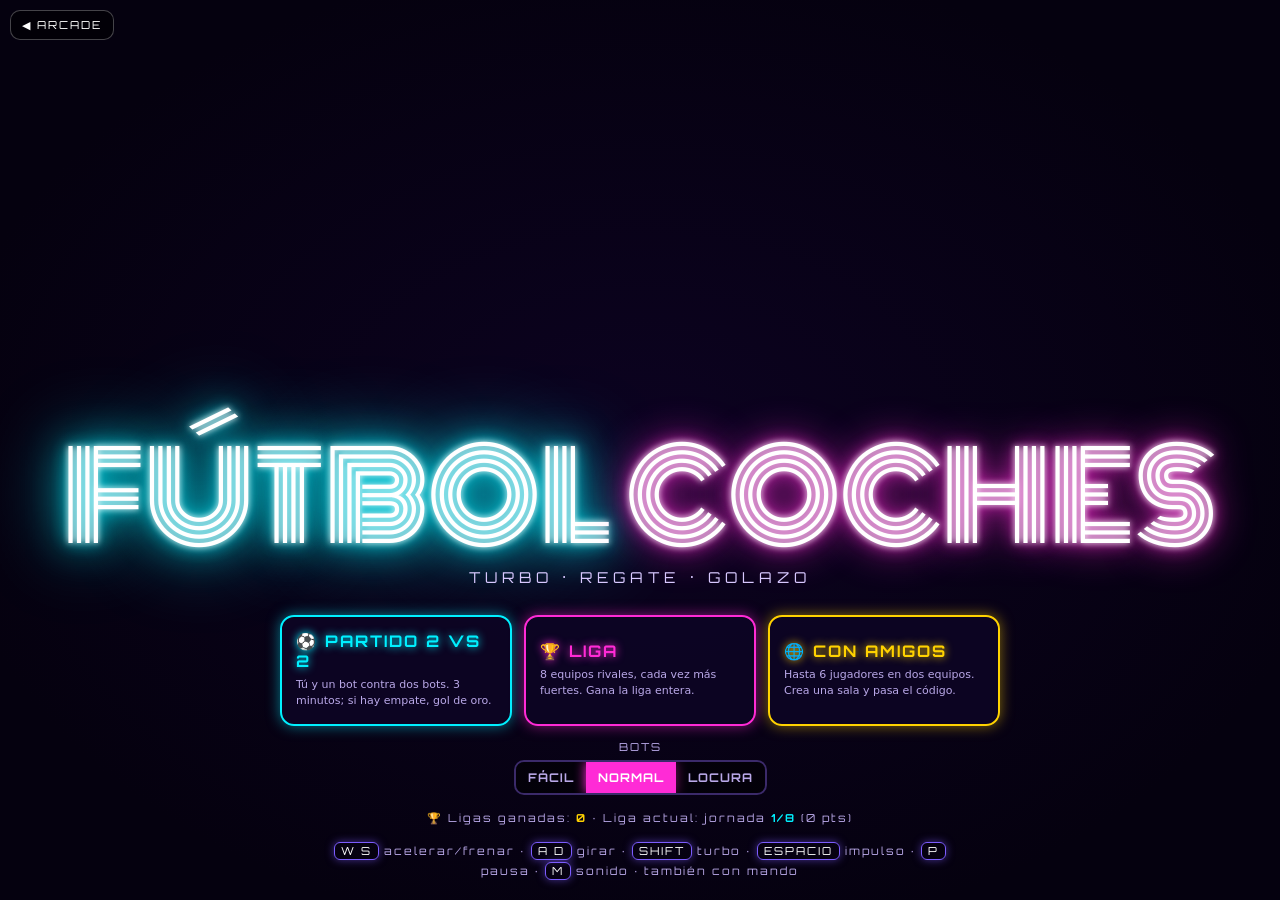
<file: juegos/futbol/index.html>
<!doctype html>
<html lang="es">
<head>
<meta charset="utf-8">
<meta name="viewport" content="width=device-width,initial-scale=1,maximum-scale=1,user-scalable=no,viewport-fit=cover">
<title>Fútbol Coches — fútbol con coches neón</title>
<meta name="description" content="Fútbol Coches: partidos de fútbol con coches neón, turbo y regates. Contra bots o con amigos por código, en el navegador y el móvil.">
<link rel="preconnect" href="https://fonts.googleapis.com">
<link href="https://fonts.googleapis.com/css2?family=Monoton&family=Orbitron:wght@500;700;900&display=swap" rel="stylesheet">
<link rel="stylesheet" href="../../comun/neon.css">
<style>
  :root{--acc:var(--cyan)}
  #hudTop{position:absolute;top:10px;left:50%;transform:translateX(-50%);text-align:center;font-size:clamp(14px,2.4vw,20px);text-shadow:0 0 10px var(--pink)}
  #hudTop small{display:block;font-size:10px;letter-spacing:3px;color:var(--dim);margin-top:2px}
  #board{position:absolute;right:12px;top:12px;font-size:11px;line-height:1.7;text-align:right;background:#05010f99;padding:6px 10px;border-radius:10px}
  #board b{display:inline-block;min-width:22px}
  #feed{position:absolute;left:12px;top:48px;font-size:11px;line-height:1.7;letter-spacing:1px}
  #hp{position:absolute;left:50%;bottom:14px;transform:translateX(-50%);width:min(320px,60vw);height:12px;border-radius:7px;border:2px solid #ffffff55;overflow:hidden;background:#0008}
  #hp i{display:block;height:100%;width:100%;background:linear-gradient(90deg,var(--red),var(--pink));box-shadow:0 0 12px var(--pink)}
  #wep{position:absolute;left:50%;bottom:32px;transform:translateX(-50%);font-size:11px;letter-spacing:3px;color:var(--gold);text-shadow:0 0 8px var(--gold)}
  .modes{display:grid;grid-template-columns:repeat(auto-fit,minmax(200px,1fr));gap:12px;width:min(720px,94vw);margin-top:6px}
  .mode{text-align:left;padding:14px;border-radius:14px;border:2px solid var(--c);background:var(--panel);color:#fff;box-shadow:0 0 14px color-mix(in srgb,var(--c) 50%,transparent)}
  .mode b{display:block;font-size:16px;letter-spacing:2px;color:var(--c);text-shadow:0 0 8px var(--c)}
  .mode span{display:block;font-size:11px;color:var(--dim);margin-top:6px;line-height:1.5;font-family:system-ui}
  .tbl{width:min(520px,94vw);border-collapse:collapse;font-size:13px;margin:10px 0;background:var(--panel);border-radius:12px;overflow:hidden}
  .tbl td{padding:7px 10px;border-bottom:1px solid #2a1d4a;text-align:left}.tbl tr.me td{color:var(--cyan)}
  @media (max-width:700px){#board{font-size:10px}#feed{display:none}}
</style>
</head>
<body>
<canvas class="game" id="c"></canvas>
<div class="hud hidden" id="hud"><div id="hudTop"></div><div id="board"></div><div id="feed"></div><div id="wep"></div><div id="hp"><i id="hpI" style="background:linear-gradient(90deg,#ff8a1a,#ffd200)"></i></div></div>

<div class="overlay" id="menu">
  <h1 class="title">FÚTBOL <span>COCHES</span></h1>
  <p class="sub">TURBO · REGATE · GOLAZO</p>
  <div class="modes">
    <button class="mode" style="--c:var(--cyan)" id="mFFA"><b>⚽ PARTIDO 2 VS 2</b><span>Tú y un bot contra dos bots. 3 minutos; si hay empate, gol de oro.</span></button>
    <button class="mode" style="--c:var(--pink)" id="mWaves"><b>🏆 LIGA</b><span>8 equipos rivales, cada vez más fuertes. Gana la liga entera.</span></button>
    <button class="mode" style="--c:var(--gold)" id="mOnline"><b>🌐 CON AMIGOS</b><span>Hasta 6 jugadores en dos equipos. Crea una sala y pasa el código.</span></button>
  </div>
  <div class="row" style="margin-top:14px"><span class="opt">BOTS<div class="seg" id="sDiff"><button data-v="0">FÁCIL</button><button data-v="1">NORMAL</button><button data-v="2">LOCURA</button></div></span></div>
  <div class="hint" id="best"></div>
  <div class="hint keysonly"><kbd>W S</kbd> acelerar/frenar · <kbd>A D</kbd> girar · <kbd>SHIFT</kbd> turbo · <kbd>ESPACIO</kbd> impulso · <kbd>P</kbd> pausa · <kbd>M</kbd> sonido · también con mando</div>
  <div class="hint touchonly">Joystick: el coche va hacia donde lo apuntas · TURBO e IMPULSO</div>
</div>
<div class="overlay hidden" id="lobbyBox"></div>
<div class="overlay hidden" id="over">
  <h2 class="h" id="oTitle"></h2><div id="oSub" class="sub"></div>
  <table class="tbl" id="oTbl"></table>
  <div class="row"><button class="btn small" id="oMenu">MENÚ</button><button class="btn pink" id="oAgain">OTRA</button></div>
</div>
<div class="overlay hidden" id="pause"><h2 class="h">PAUSA</h2><div class="col"><button class="btn" id="pRes">SEGUIR</button><button class="btn small" id="pMenu">SALIR AL MENÚ</button></div></div>
<script type="module" src="game.js"></script>
</body>
</html>
</file>
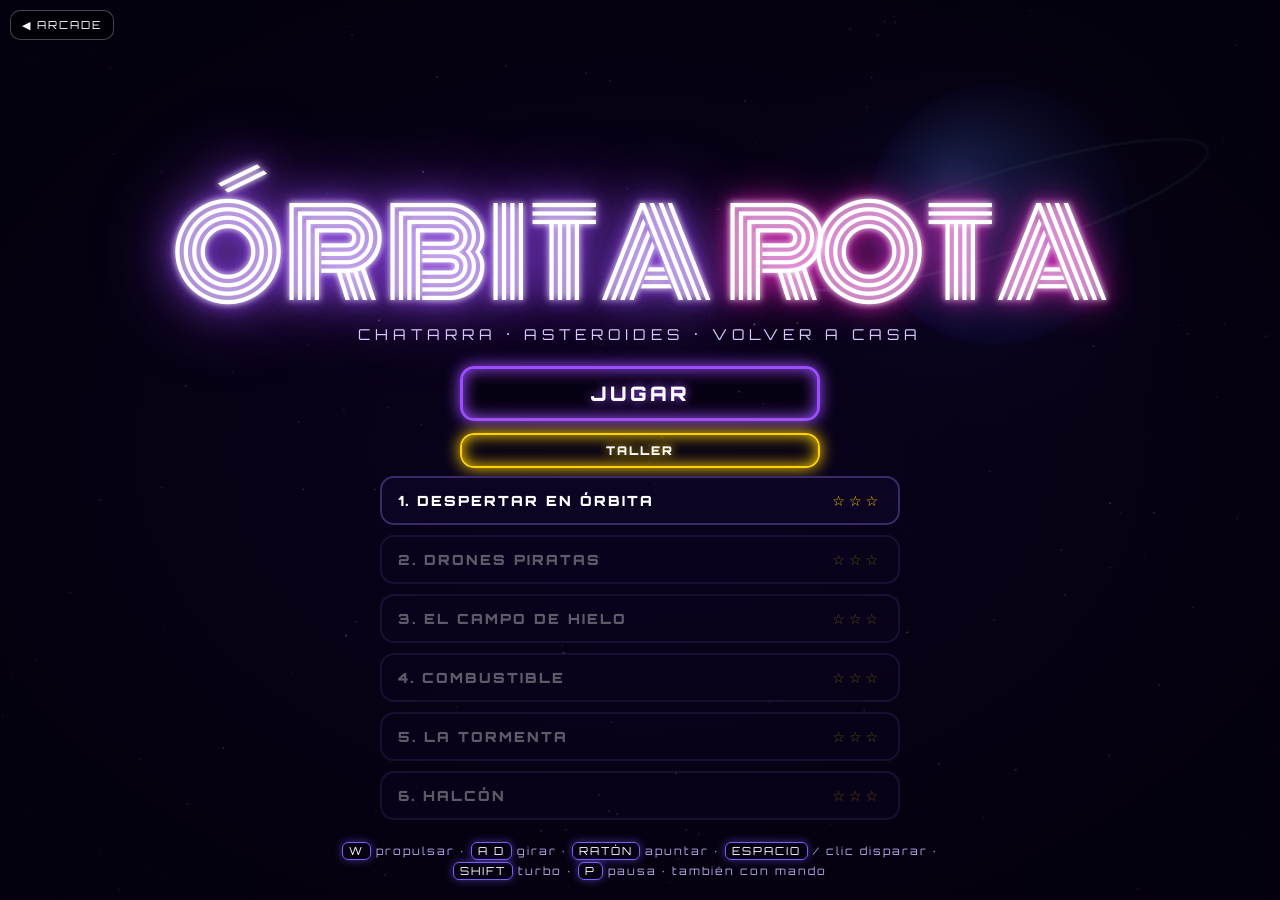
<file: juegos/orbita/index.html>
<!doctype html>
<html lang="es">
<head>
<meta charset="utf-8">
<meta name="viewport" content="width=device-width,initial-scale=1,maximum-scale=1,user-scalable=no,viewport-fit=cover">
<title>Órbita Rota — misiones espaciales con historia</title>
<meta name="description" content="Órbita Rota: misiones espaciales con historia. Repara tu nave entre asteroides, mejora sus piezas y vuelve a casa. Gratis en el navegador y el móvil.">
<link rel="preconnect" href="https://fonts.googleapis.com">
<link href="https://fonts.googleapis.com/css2?family=Monoton&family=Orbitron:wght@500;700;900&display=swap" rel="stylesheet">
<link rel="stylesheet" href="../../comun/neon.css">
<style>
  :root{--acc:#9d4dff}
  #hudT{position:fixed;left:50%;top:10px;transform:translateX(-50%);z-index:10;text-align:center;font-weight:900;letter-spacing:3px;font-size:clamp(12px,2.2vw,17px);pointer-events:none;text-shadow:0 0 10px #000}
  #hudT small{display:block;font-size:10px;color:var(--dim);margin-top:3px}
  #hudB{position:fixed;left:12px;bottom:12px;z-index:10;font-size:13px;letter-spacing:2px;pointer-events:none}
  #alarm{position:fixed;inset:0;z-index:9;pointer-events:none;box-shadow:inset 0 0 120px #ff2a4d;opacity:0;transition:opacity .3s}
  .ms{display:flex;flex-direction:column;gap:10px;width:min(520px,94vw);margin:8px 0}
  .ms button{display:flex;justify-content:space-between;align-items:center;padding:14px 16px;border-radius:14px;border:2px solid #3b2a6a;background:var(--panel);color:#fff;font-weight:900;letter-spacing:2px;font-size:14px;text-align:left}
  .ms button:disabled{opacity:.35}.ms button span{color:var(--gold);letter-spacing:4px}
  @media (pointer:coarse){#hudB{bottom:auto;top:46px}}
</style>
</head>
<body>
<canvas class="game" id="c"></canvas>
<div id="alarm"></div>
<div id="hudT" class="hidden"></div><div id="hudB" class="hidden"></div>
<div class="overlay" id="menu">
  <h1 class="title" style="--acc:#9d4dff">ÓRBITA <span>ROTA</span></h1>
  <p class="sub">CHATARRA · ASTEROIDES · VOLVER A CASA</p>
  <div class="col"><button class="btn violet" id="bPlay">JUGAR</button><button class="btn small gold" id="bShop">TALLER</button></div>
  <div class="ms" id="msList"></div>
  <div class="hint keysonly"><kbd>W</kbd> propulsar · <kbd>A D</kbd> girar · <kbd>RATÓN</kbd> apuntar · <kbd>ESPACIO</kbd> / clic disparar · <kbd>SHIFT</kbd> turbo · <kbd>P</kbd> pausa · también con mando</div>
  <div class="hint touchonly">Joystick: la nave va hacia donde apuntas · FUEGO dispara · TURBO acelera</div>
</div>
<div class="overlay hidden" id="shop"><h2 class="h">TALLER</h2><div class="sub" id="shopMoney"></div><div class="ms" id="shopList"></div><button class="btn small" id="shopBack">VOLVER</button></div>
<div class="overlay hidden" id="pause"><h2 class="h">PAUSA</h2><div class="col"><button class="btn" id="pRes">SEGUIR</button><button class="btn small" id="pRestart">REINICIAR MISIÓN</button><button class="btn small" id="pMenu">MENÚ</button></div></div>
<div class="overlay hidden" id="over"><h2 class="h" id="oTitle"></h2><p class="sub" id="oSub" style="max-width:600px;line-height:1.8"></p><div class="row"><button class="btn small" id="oMenu">MENÚ</button><button class="btn violet" id="oNext">SIGUIENTE</button></div></div>
<script type="module" src="game.js"></script>
</body>
</html>
</file>
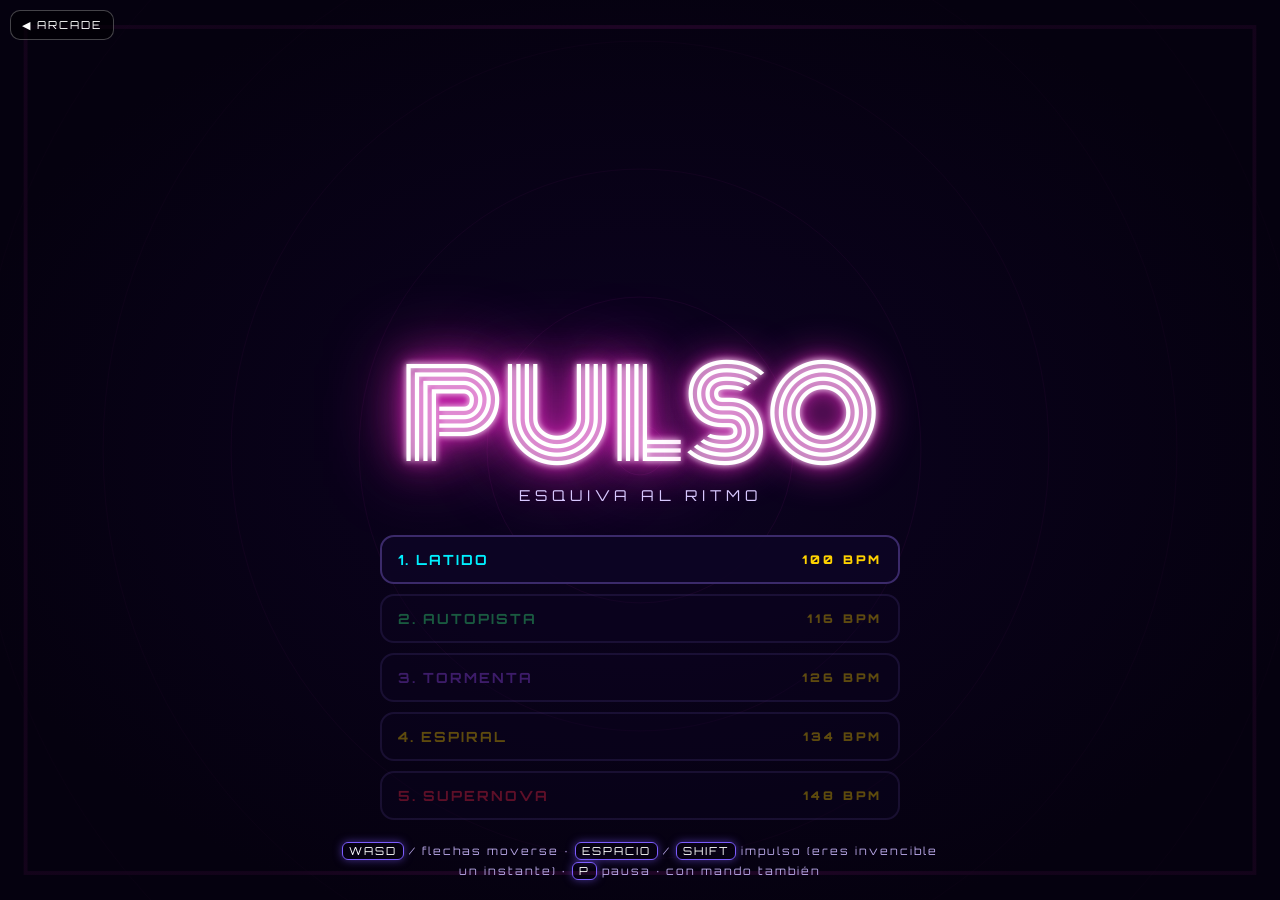
<file: juegos/pulso/index.html>
<!doctype html>
<html lang="es">
<head>
<meta charset="utf-8">
<meta name="viewport" content="width=device-width,initial-scale=1,maximum-scale=1,user-scalable=no,viewport-fit=cover">
<title>Pulso — esquiva al ritmo</title>
<meta name="description" content="Pulso: esquiva láseres, muros y bombas al ritmo de la música. 5 niveles synthwave. Gratis en el navegador y el móvil.">
<link rel="preconnect" href="https://fonts.googleapis.com">
<link href="https://fonts.googleapis.com/css2?family=Monoton&family=Orbitron:wght@500;700;900&display=swap" rel="stylesheet">
<link rel="stylesheet" href="../../comun/neon.css">
<style>:root{--acc:#ff2bd6}
.ms{display:flex;flex-direction:column;gap:10px;width:min(520px,94vw);margin:8px 0}
.ms button{display:flex;justify-content:space-between;align-items:center;padding:14px 16px;border-radius:14px;border:2px solid #3b2a6a;background:var(--panel);color:#fff;font-weight:900;letter-spacing:2px;font-size:14px;text-align:left}
.ms button:disabled{opacity:.35}.ms button span{color:var(--gold);letter-spacing:3px;font-size:12px}
#prog{position:fixed;left:0;top:0;height:4px;background:linear-gradient(90deg,var(--cyan),var(--pink));z-index:10;box-shadow:0 0 10px var(--pink)}
</style>
</head>
<body>
<canvas class="game" id="c"></canvas><div id="prog" class="hidden"></div>
<div class="overlay" id="menu">
  <h1 class="title">PUL<span>SO</span></h1>
  <p class="sub">ESQUIVA AL RITMO</p>
  <div class="ms" id="lv"></div>
  <div class="hint keysonly"><kbd>WASD</kbd> / flechas moverse · <kbd>ESPACIO</kbd> / <kbd>SHIFT</kbd> impulso (eres invencible un instante) · <kbd>P</kbd> pausa · con mando también</div>
  <div class="hint touchonly">Joystick para moverte · botón IMPULSO para atravesar peligros</div>
</div>
<div class="overlay hidden" id="over"><h2 class="h" id="oTitle"></h2><p class="sub" id="oSub"></p><div class="row"><button class="btn small" id="oMenu">MENÚ</button><button class="btn pink" id="oAgain">OTRA VEZ</button></div></div>
<div class="overlay hidden" id="pause"><h2 class="h">PAUSA</h2><div class="col"><button class="btn" id="pRes">SEGUIR</button><button class="btn small" id="pMenu">MENÚ</button></div></div>
<script type="module" src="game.js"></script>
</body>
</html>
</file>
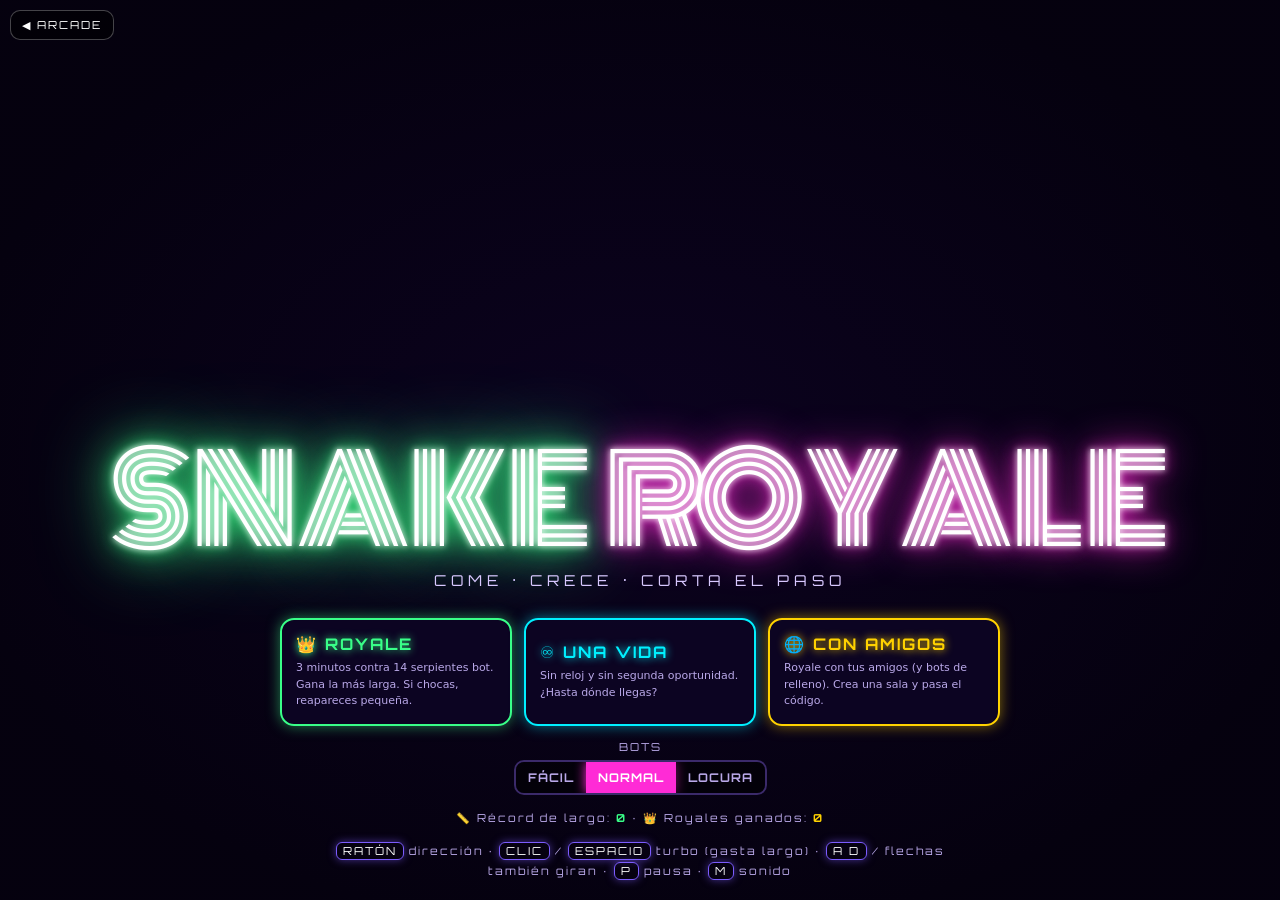
<file: juegos/snake/index.html>
<!doctype html>
<html lang="es">
<head>
<meta charset="utf-8">
<meta name="viewport" content="width=device-width,initial-scale=1,maximum-scale=1,user-scalable=no,viewport-fit=cover">
<title>Snake Royale — serpientes neón multijugador</title>
<meta name="description" content="Snake Royale: come luz, crece y corta el paso a los demás. Serpientes neón con amigos o contra bots, en el navegador y el móvil.">
<link rel="preconnect" href="https://fonts.googleapis.com">
<link href="https://fonts.googleapis.com/css2?family=Monoton&family=Orbitron:wght@500;700;900&display=swap" rel="stylesheet">
<link rel="stylesheet" href="../../comun/neon.css">
<style>
  :root{--acc:var(--green)}
  #hudTop{position:absolute;top:10px;left:50%;transform:translateX(-50%);text-align:center;font-size:clamp(14px,2.4vw,20px);text-shadow:0 0 10px var(--pink)}
  #hudTop small{display:block;font-size:10px;letter-spacing:3px;color:var(--dim);margin-top:2px}
  #board{position:absolute;right:12px;top:12px;font-size:11px;line-height:1.7;text-align:right;background:#05010f99;padding:6px 10px;border-radius:10px}
  #board b{display:inline-block;min-width:22px}
  #feed{position:absolute;left:12px;top:48px;font-size:11px;line-height:1.7;letter-spacing:1px}
  #hp{position:absolute;left:50%;bottom:14px;transform:translateX(-50%);width:min(320px,60vw);height:12px;border-radius:7px;border:2px solid #ffffff55;overflow:hidden;background:#0008}
  #hp i{display:block;height:100%;width:100%;background:linear-gradient(90deg,var(--red),var(--pink));box-shadow:0 0 12px var(--pink)}
  #wep{position:absolute;left:50%;bottom:32px;transform:translateX(-50%);font-size:11px;letter-spacing:3px;color:var(--gold);text-shadow:0 0 8px var(--gold)}
  .modes{display:grid;grid-template-columns:repeat(auto-fit,minmax(200px,1fr));gap:12px;width:min(720px,94vw);margin-top:6px}
  .mode{text-align:left;padding:14px;border-radius:14px;border:2px solid var(--c);background:var(--panel);color:#fff;box-shadow:0 0 14px color-mix(in srgb,var(--c) 50%,transparent)}
  .mode b{display:block;font-size:16px;letter-spacing:2px;color:var(--c);text-shadow:0 0 8px var(--c)}
  .mode span{display:block;font-size:11px;color:var(--dim);margin-top:6px;line-height:1.5;font-family:system-ui}
  .tbl{width:min(520px,94vw);border-collapse:collapse;font-size:13px;margin:10px 0;background:var(--panel);border-radius:12px;overflow:hidden}
  .tbl td{padding:7px 10px;border-bottom:1px solid #2a1d4a;text-align:left}.tbl tr.me td{color:var(--cyan)}
  @media (max-width:700px){#board{font-size:10px}#feed{display:none}}
</style>
</head>
<body>
<canvas class="game" id="c"></canvas>
<div class="hud hidden" id="hud"><div id="hudTop"></div><div id="board"></div><div id="feed"></div><div id="wep"></div></div>

<div class="overlay" id="menu">
  <h1 class="title">SNAKE <span>ROYALE</span></h1>
  <p class="sub">COME · CRECE · CORTA EL PASO</p>
  <div class="modes">
    <button class="mode" style="--c:var(--green)" id="mFFA"><b>👑 ROYALE</b><span>3 minutos contra 14 serpientes bot. Gana la más larga. Si chocas, reapareces pequeña.</span></button>
    <button class="mode" style="--c:var(--cyan)" id="mWaves"><b>♾ UNA VIDA</b><span>Sin reloj y sin segunda oportunidad. ¿Hasta dónde llegas?</span></button>
    <button class="mode" style="--c:var(--gold)" id="mOnline"><b>🌐 CON AMIGOS</b><span>Royale con tus amigos (y bots de relleno). Crea una sala y pasa el código.</span></button>
  </div>
  <div class="row" style="margin-top:14px"><span class="opt">BOTS<div class="seg" id="sDiff"><button data-v="0">FÁCIL</button><button data-v="1">NORMAL</button><button data-v="2">LOCURA</button></div></span></div>
  <div class="hint" id="best"></div>
  <div class="hint keysonly"><kbd>RATÓN</kbd> dirección · <kbd>CLIC</kbd> / <kbd>ESPACIO</kbd> turbo (gasta largo) · <kbd>A D</kbd> / flechas también giran · <kbd>P</kbd> pausa · <kbd>M</kbd> sonido</div>
  <div class="hint touchonly">Joystick para dirigir · botón TURBO</div>
</div>
<div class="overlay hidden" id="lobbyBox"></div>
<div class="overlay hidden" id="over">
  <h2 class="h" id="oTitle"></h2><div id="oSub" class="sub"></div>
  <table class="tbl" id="oTbl"></table>
  <div class="row"><button class="btn small" id="oMenu">MENÚ</button><button class="btn pink" id="oAgain">OTRA</button></div>
</div>
<div class="overlay hidden" id="pause"><h2 class="h">PAUSA</h2><div class="col"><button class="btn" id="pRes">SEGUIR</button><button class="btn small" id="pMenu">SALIR AL MENÚ</button></div></div>
<script type="module" src="game.js"></script>
</body>
</html>
</file>
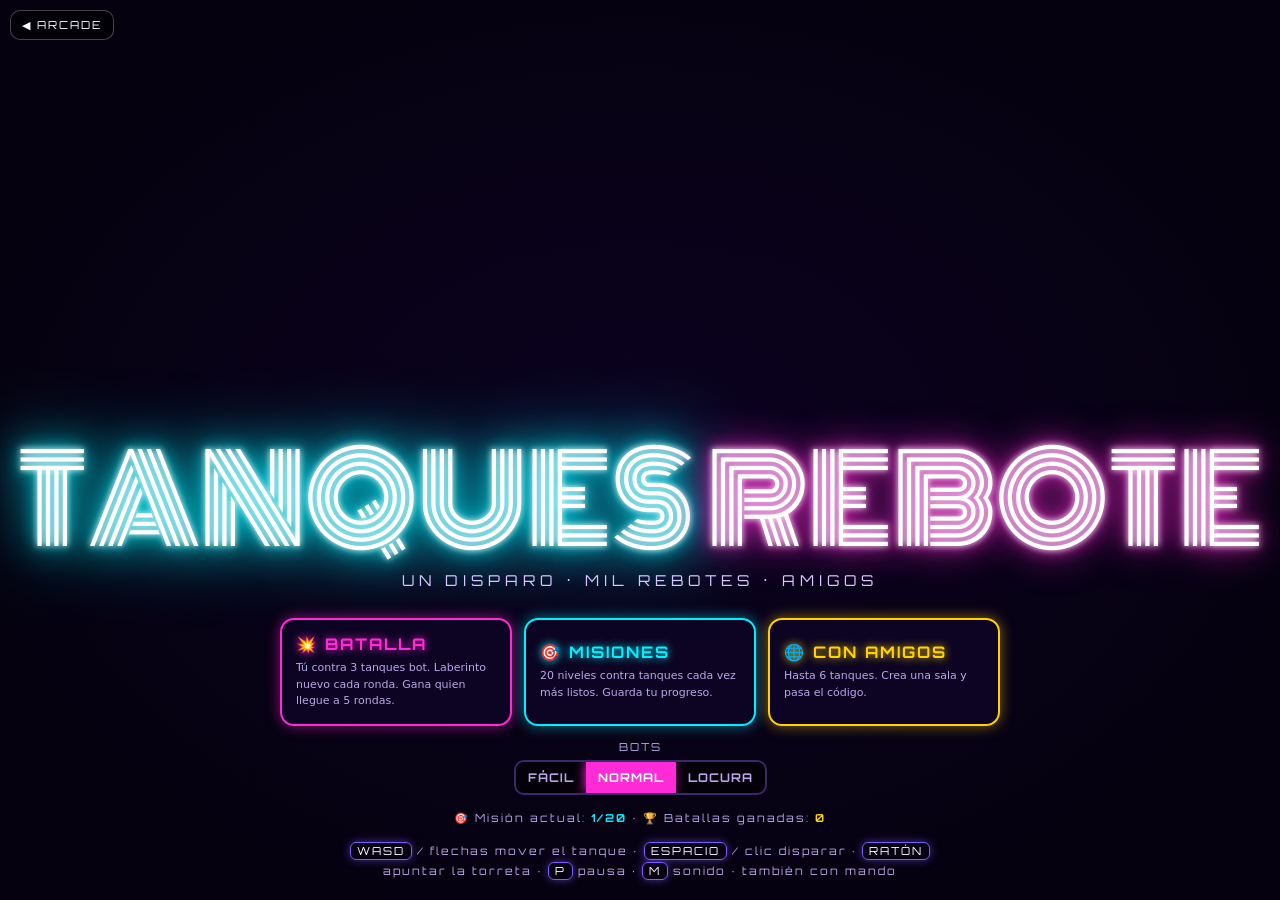
<file: juegos/tanques/index.html>
<!doctype html>
<html lang="es">
<head>
<meta charset="utf-8">
<meta name="viewport" content="width=device-width,initial-scale=1,maximum-scale=1,user-scalable=no,viewport-fit=cover">
<title>Tanques Rebote — batalla de tanques neón</title>
<meta name="description" content="Tanques Rebote: tanques neón en laberintos, balas que rebotan y un disparo mata. Contra bots o con amigos por código. Gratis en el navegador y el móvil.">
<link rel="preconnect" href="https://fonts.googleapis.com">
<link href="https://fonts.googleapis.com/css2?family=Monoton&family=Orbitron:wght@500;700;900&display=swap" rel="stylesheet">
<link rel="stylesheet" href="../../comun/neon.css">
<style>
  :root{--acc:var(--cyan)}
  #hudTop{position:absolute;top:10px;left:50%;transform:translateX(-50%);text-align:center;font-size:clamp(14px,2.4vw,20px);text-shadow:0 0 10px var(--pink)}
  #hudTop small{display:block;font-size:10px;letter-spacing:3px;color:var(--dim);margin-top:2px}
  #board{position:absolute;right:12px;top:12px;font-size:11px;line-height:1.7;text-align:right;background:#05010f99;padding:6px 10px;border-radius:10px}
  #board b{display:inline-block;min-width:22px}
  #feed{position:absolute;left:12px;top:48px;font-size:11px;line-height:1.7;letter-spacing:1px}
  #hp{position:absolute;left:50%;bottom:14px;transform:translateX(-50%);width:min(320px,60vw);height:12px;border-radius:7px;border:2px solid #ffffff55;overflow:hidden;background:#0008}
  #hp i{display:block;height:100%;width:100%;background:linear-gradient(90deg,var(--red),var(--pink));box-shadow:0 0 12px var(--pink)}
  #wep{position:absolute;left:50%;bottom:32px;transform:translateX(-50%);font-size:11px;letter-spacing:3px;color:var(--gold);text-shadow:0 0 8px var(--gold)}
  .modes{display:grid;grid-template-columns:repeat(auto-fit,minmax(200px,1fr));gap:12px;width:min(720px,94vw);margin-top:6px}
  .mode{text-align:left;padding:14px;border-radius:14px;border:2px solid var(--c);background:var(--panel);color:#fff;box-shadow:0 0 14px color-mix(in srgb,var(--c) 50%,transparent)}
  .mode b{display:block;font-size:16px;letter-spacing:2px;color:var(--c);text-shadow:0 0 8px var(--c)}
  .mode span{display:block;font-size:11px;color:var(--dim);margin-top:6px;line-height:1.5;font-family:system-ui}
  .tbl{width:min(520px,94vw);border-collapse:collapse;font-size:13px;margin:10px 0;background:var(--panel);border-radius:12px;overflow:hidden}
  .tbl td{padding:7px 10px;border-bottom:1px solid #2a1d4a;text-align:left}.tbl tr.me td{color:var(--cyan)}
  @media (max-width:700px){#board{font-size:10px}#feed{display:none}}
</style>
</head>
<body>
<canvas class="game" id="c"></canvas>
<div class="hud hidden" id="hud"><div id="hudTop"></div><div id="board"></div><div id="feed"></div><div id="wep"></div><div id="hp"><i id="hpI"></i></div></div>

<div class="overlay" id="menu">
  <h1 class="title">TANQUES <span>REBOTE</span></h1>
  <p class="sub">UN DISPARO · MIL REBOTES · AMIGOS</p>
  <div class="modes">
    <button class="mode" style="--c:var(--pink)" id="mFFA"><b>💥 BATALLA</b><span>Tú contra 3 tanques bot. Laberinto nuevo cada ronda. Gana quien llegue a 5 rondas.</span></button>
    <button class="mode" style="--c:var(--cyan)" id="mWaves"><b>🎯 MISIONES</b><span>20 niveles contra tanques cada vez más listos. Guarda tu progreso.</span></button>
    <button class="mode" style="--c:var(--gold)" id="mOnline"><b>🌐 CON AMIGOS</b><span>Hasta 6 tanques. Crea una sala y pasa el código.</span></button>
  </div>
  <div class="row" style="margin-top:14px"><span class="opt">BOTS<div class="seg" id="sDiff"><button data-v="0">FÁCIL</button><button data-v="1">NORMAL</button><button data-v="2">LOCURA</button></div></span></div>
  <div class="hint" id="best"></div>
  <div class="hint keysonly"><kbd>WASD</kbd> / flechas mover el tanque · <kbd>ESPACIO</kbd> / clic disparar · <kbd>RATÓN</kbd> apuntar la torreta · <kbd>P</kbd> pausa · <kbd>M</kbd> sonido · también con mando</div>
  <div class="hint touchonly">Joystick izquierdo para mover · joystick derecho para apuntar la torreta y disparar</div>
</div>
<div class="overlay hidden" id="lobbyBox"></div>
<div class="overlay hidden" id="over">
  <h2 class="h" id="oTitle"></h2><div id="oSub" class="sub"></div>
  <table class="tbl" id="oTbl"></table>
  <div class="row"><button class="btn small" id="oMenu">MENÚ</button><button class="btn pink" id="oAgain">OTRA</button></div>
</div>
<div class="overlay hidden" id="pause"><h2 class="h">PAUSA</h2><div class="col"><button class="btn" id="pRes">SEGUIR</button><button class="btn small" id="pMenu">SALIR AL MENÚ</button></div></div>
<script type="module" src="game.js"></script>
</body>
</html>
</file>
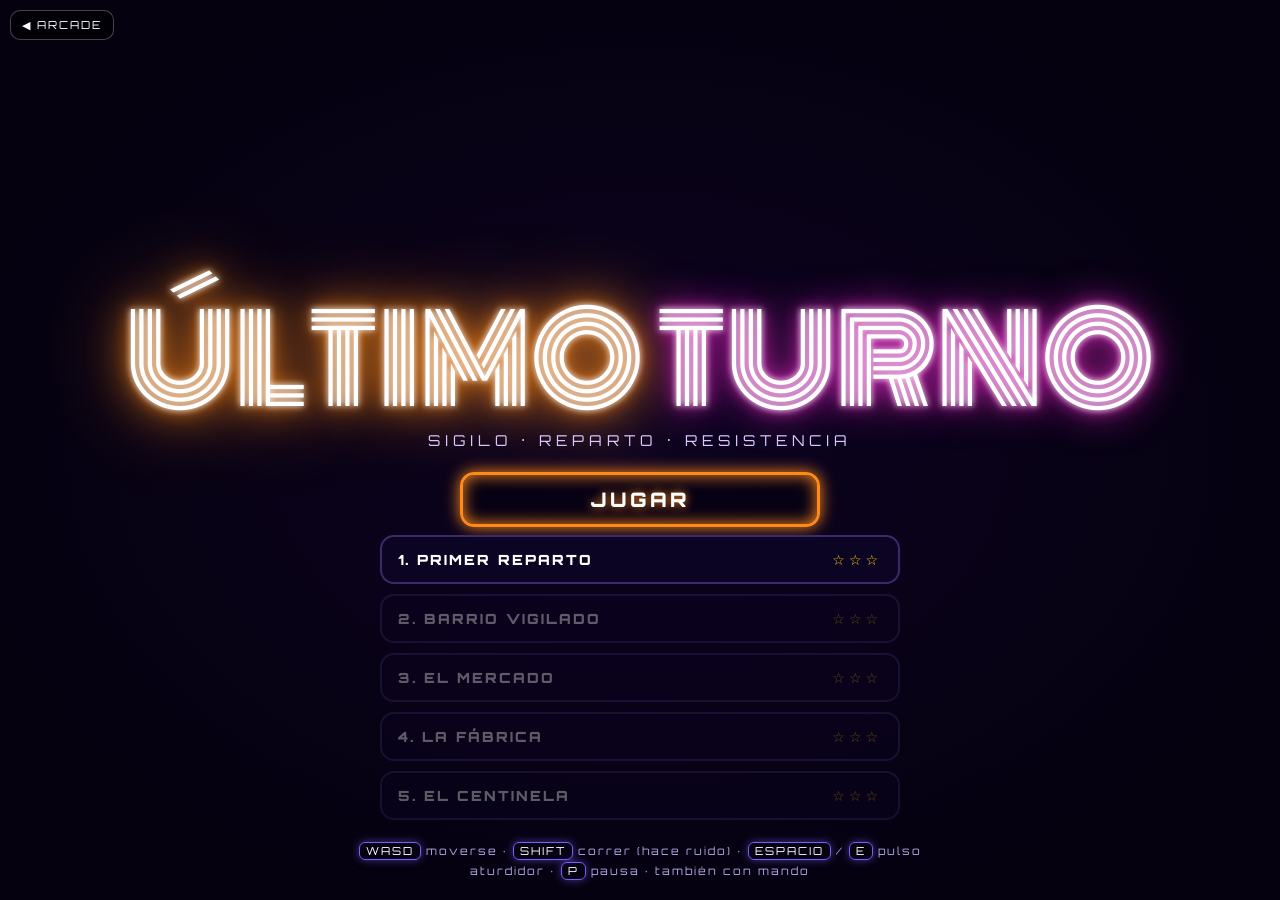
<file: juegos/turno/index.html>
<!doctype html>
<html lang="es">
<head>
<meta charset="utf-8">
<meta name="viewport" content="width=device-width,initial-scale=1,maximum-scale=1,user-scalable=no,viewport-fit=cover">
<title>Último Turno — sigilo neón con historia</title>
<meta name="description" content="Último Turno: juego de sigilo con historia. Eres la última repartidora humana en una ciudad tomada por robots. Esquiva sus miradas, usa tu pulso y entrega la esperanza.">
<link rel="preconnect" href="https://fonts.googleapis.com">
<link href="https://fonts.googleapis.com/css2?family=Monoton&family=Orbitron:wght@500;700;900&display=swap" rel="stylesheet">
<link rel="stylesheet" href="../../comun/neon.css">
<style>
  :root{--acc:#ff8a1a}
  #hudT{position:fixed;left:50%;top:10px;transform:translateX(-50%);z-index:10;text-align:center;font-weight:900;letter-spacing:3px;font-size:clamp(12px,2.2vw,17px);pointer-events:none;text-shadow:0 0 10px #000}
  #hudT small{display:block;font-size:10px;color:var(--dim);margin-top:3px}
  #hudB{position:fixed;left:12px;bottom:12px;z-index:10;font-size:13px;letter-spacing:2px;pointer-events:none}
  #alarm{position:fixed;inset:0;z-index:9;pointer-events:none;box-shadow:inset 0 0 120px #ff2a4d;opacity:0;transition:opacity .3s}
  .ms{display:flex;flex-direction:column;gap:10px;width:min(520px,94vw);margin:8px 0}
  .ms button{display:flex;justify-content:space-between;align-items:center;padding:14px 16px;border-radius:14px;border:2px solid #3b2a6a;background:var(--panel);color:#fff;font-weight:900;letter-spacing:2px;font-size:14px;text-align:left}
  .ms button:disabled{opacity:.35}.ms button span{color:var(--gold);letter-spacing:4px}
  @media (pointer:coarse){#hudB{bottom:auto;top:46px}}
</style>
</head>
<body>
<canvas class="game" id="c"></canvas>
<div id="alarm"></div>
<div id="hudT" class="hidden"></div><div id="hudB" class="hidden"></div>
<div class="overlay" id="menu">
  <h1 class="title" style="--acc:#ff8a1a">ÚLTIMO <span>TURNO</span></h1>
  <p class="sub">SIGILO · REPARTO · RESISTENCIA</p>
  <div class="col"><button class="btn orange" id="bPlay">JUGAR</button></div>
  <div class="ms" id="msList"></div>
  <div class="hint keysonly"><kbd>WASD</kbd> moverse · <kbd>SHIFT</kbd> correr (hace ruido) · <kbd>ESPACIO</kbd> / <kbd>E</kbd> pulso aturdidor · <kbd>P</kbd> pausa · también con mando</div>
  <div class="hint touchonly">Joystick para moverte · PULSO aturde a los robots cercanos · CORRER hace ruido</div>
</div>
<div class="overlay hidden" id="pause"><h2 class="h">PAUSA</h2><div class="col"><button class="btn" id="pRes">SEGUIR</button><button class="btn small" id="pRestart">REINICIAR MISIÓN</button><button class="btn small" id="pMenu">MENÚ</button></div></div>
<div class="overlay hidden" id="over"><h2 class="h" id="oTitle"></h2><p class="sub" id="oSub" style="max-width:600px;line-height:1.8"></p><div class="row"><button class="btn small" id="oMenu">MENÚ</button><button class="btn orange" id="oNext">SIGUIENTE</button></div></div>
<script type="module" src="game.js"></script>
</body>
</html>
</file>
<file: comun/neon.css>
/* Neon Arcade — estilos comunes de todos los juegos */
:root{--cyan:#00f0ff;--pink:#ff2bd6;--green:#39ff88;--gold:#ffd200;--red:#ff2a4d;--violet:#9d4dff;--orange:#ff8a1a;--bg:#05010f;--panel:#0d0524e6;--ink:#f4efff;--dim:#b9a8e8;--acc:var(--cyan)}
*{box-sizing:border-box;margin:0;padding:0}
html,body{width:100%;height:100%;overflow:hidden;background:var(--bg);color:var(--ink);font-family:Orbitron,system-ui,sans-serif;user-select:none;-webkit-user-select:none;-webkit-tap-highlight-color:transparent;touch-action:none}
input{user-select:text;-webkit-user-select:text;font-family:inherit}
button{font-family:inherit;cursor:pointer}
canvas.game{position:fixed;inset:0;width:100%;height:100%;display:block}
.hidden{display:none!important}
.overlay{position:fixed;inset:0;z-index:20;display:flex;flex-direction:column;align-items:center;justify-content:flex-start;text-align:center;padding:18px 16px;overflow-y:auto;background:radial-gradient(ellipse at center,#14043577 0%,#05010fe6 78%)}
.overlay>:first-child{margin-top:auto}.overlay>:last-child{margin-bottom:auto}
.title{font-family:Monoton,Orbitron,sans-serif;font-weight:400;font-size:clamp(40px,11vw,120px);line-height:1;color:#fff;text-shadow:0 0 6px #fff,0 0 16px var(--acc),0 0 40px var(--acc),0 0 80px var(--acc);animation:flick 5s infinite}
.title span{text-shadow:0 0 6px #fff,0 0 16px var(--pink),0 0 40px var(--pink)}
@keyframes flick{0%,18%,22%,25%,53%,57%,100%{opacity:1}20%,24%,55%{opacity:.6}}
.sub{margin:10px 0 22px;font-size:clamp(10px,1.7vw,15px);letter-spacing:5px;color:#d8c8ff}
.h{font-family:Monoton,Orbitron;font-weight:400;font-size:clamp(26px,5.5vw,52px);text-shadow:0 0 10px var(--acc),0 0 30px var(--acc);margin-bottom:12px}
.btn{font-weight:900;font-size:clamp(14px,2.3vw,20px);letter-spacing:3px;padding:12px 30px;color:#fff;background:#05010f99;border:3px solid var(--c,var(--cyan));border-radius:14px;text-shadow:0 0 10px var(--c,var(--cyan));box-shadow:0 0 16px var(--c,var(--cyan)),inset 0 0 16px var(--c,var(--cyan));transition:transform .12s,box-shadow .12s}
.btn:hover,.btn:focus-visible{transform:scale(1.05);outline:none;box-shadow:0 0 30px var(--c,var(--cyan)),inset 0 0 24px var(--c,var(--cyan))}
.btn:active{transform:scale(.97)}
.btn.small{font-size:12px;padding:8px 14px;letter-spacing:2px;border-width:2px}
.btn:disabled{opacity:.4;transform:none}
.pink{--c:var(--pink)}.gold{--c:var(--gold)}.green{--c:var(--green)}.red{--c:var(--red)}.violet{--c:var(--violet)}.orange{--c:var(--orange)}
.col{display:flex;flex-direction:column;gap:12px;align-items:stretch;width:min(360px,90vw)}
.row{display:flex;gap:10px;flex-wrap:wrap;justify-content:center;align-items:center}
.hint{margin-top:14px;font-size:11px;letter-spacing:2px;color:var(--dim);line-height:1.8;max-width:620px}
.hint kbd{font-family:Orbitron;color:#fff;border:1px solid #7c5cff;border-radius:6px;padding:1px 6px;box-shadow:0 0 8px #7c5cff88}
.panel{background:var(--panel);border:1.5px solid #3b2a6a;border-radius:16px;padding:14px 16px}
.field{font-size:16px;letter-spacing:3px;text-align:center;padding:11px;border-radius:12px;border:2px solid var(--pink);background:#0008;color:#fff;outline:none;text-transform:uppercase;width:100%}
.code{font-size:clamp(38px,10vw,64px);font-weight:900;letter-spacing:12px;color:#fff;text-shadow:0 0 10px var(--pink),0 0 30px var(--pink);margin:6px 0}
.status{font-size:12px;letter-spacing:1px;color:#cfc0ff;min-height:18px;margin:8px 0}
.plist{text-align:left;font-size:13px;letter-spacing:1px;line-height:2;margin:8px 0}
.plist i{display:inline-block;width:12px;height:12px;border-radius:50%;margin-right:8px;vertical-align:-1px;box-shadow:0 0 8px currentColor}
.seg{display:inline-flex;border:2px solid #3b2a6a;border-radius:10px;overflow:hidden}
.seg button{background:#0008;color:var(--dim);border:0;padding:8px 12px;font-size:12px;font-weight:700;letter-spacing:1px}
.seg button.on{background:var(--pink);color:#fff;box-shadow:0 0 12px var(--pink)}
.opt{display:flex;flex-direction:column;gap:6px;align-items:center;font-size:11px;letter-spacing:2px;color:var(--dim)}
#backArcade{position:fixed;left:10px;top:10px;z-index:30;font-size:11px;letter-spacing:2px;padding:7px 11px;border-radius:10px;border:1.5px solid #ffffff44;background:#0008;color:#fff;text-decoration:none}
#toast{position:fixed;left:50%;top:16px;transform:translate(-50%,-160%);z-index:40;max-width:min(520px,92vw);padding:12px 20px;border-radius:14px;background:#0c0424ee;border:1.5px solid var(--pink);box-shadow:0 0 20px #ff2bd688;font-size:13px;line-height:1.6;letter-spacing:1px;text-align:center;transition:transform .35s;pointer-events:none}
#toast.on{transform:translate(-50%,0)}
.hud{position:fixed;inset:0;pointer-events:none;z-index:10;font-weight:900;letter-spacing:2px}
.big{position:fixed;left:0;right:0;top:36%;text-align:center;z-index:12;pointer-events:none;font-family:Monoton,Orbitron;font-size:clamp(34px,9vw,90px);color:#fff;text-shadow:0 0 10px var(--acc),0 0 40px var(--acc);opacity:0;transition:opacity .3s}
.big.on{opacity:1}
/* controles táctiles */
.touch{position:fixed;inset:0;z-index:15;pointer-events:none}
.stick{position:absolute;width:130px;height:130px;border-radius:50%;border:2px solid #00f0ff66;background:#00f0ff10;transform:translate(-50%,-50%);display:none}
.stick i{position:absolute;left:50%;top:50%;width:56px;height:56px;margin:-28px 0 0 -28px;border-radius:50%;background:#00f0ff44;border:2px solid var(--cyan);box-shadow:0 0 14px var(--cyan)}
.stick.r{border-color:#ff2bd666;background:#ff2bd610}.stick.r i{background:#ff2bd644;border-color:var(--pink);box-shadow:0 0 14px var(--pink)}
.tbtn{position:absolute;pointer-events:auto;width:74px;height:74px;border-radius:50%;border:2px solid var(--c,var(--cyan));background:#00f0ff14;color:#fff;font-weight:900;font-size:12px;letter-spacing:1px;box-shadow:0 0 12px var(--c,var(--cyan))}
.tbtn.on{background:#ffffff40}
.tzone{position:absolute;top:0;bottom:0;pointer-events:auto}
@media (pointer:coarse){.keysonly{display:none}}
@media (pointer:fine){.touchonly{display:none}}
</file>
